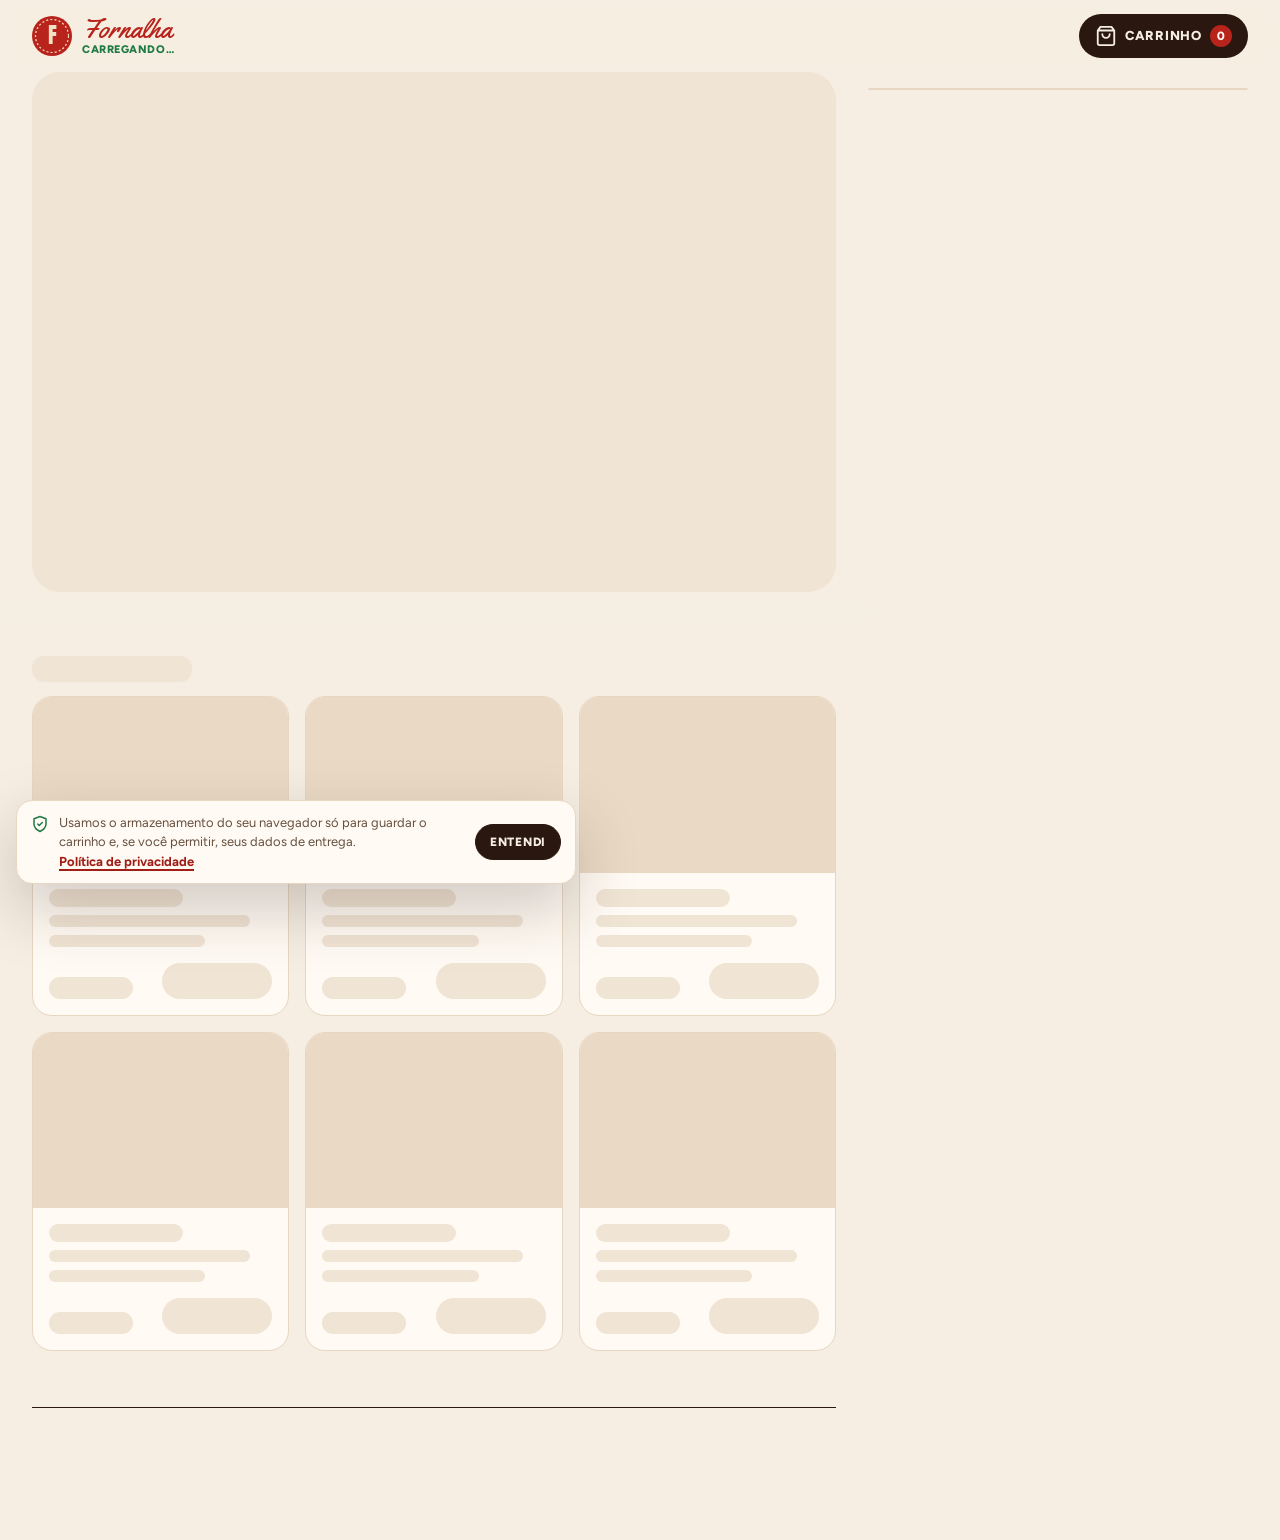
<file: index.html>
<!doctype html>
<html lang="pt-BR">
<head>
  <meta charset="utf-8">
  <meta name="viewport" content="width=device-width, initial-scale=1, viewport-fit=cover">
  <title>Fornalha Pizzaria</title>
  <meta name="description" content="Cardápio digital da Fornalha Pizzaria: monte sua pizza fatia por fatia e envie o pedido pelo WhatsApp.">
  <meta name="theme-color" content="#B8231C">
  <link rel="preconnect" href="https://fonts.googleapis.com">
  <link rel="preconnect" href="https://fonts.gstatic.com" crossorigin>
  <link rel="stylesheet" href="https://fonts.googleapis.com/css2?family=Anton&family=Yellowtail&family=Herr+Von+Muellerhoff&family=Figtree:wght@400..800&display=swap">
  <link rel="stylesheet" href="assets/css/tokens.css">
  <link rel="stylesheet" href="assets/css/base.css">
  <link rel="stylesheet" href="assets/css/app.css">
</head>
<body class="app">
  <a class="skip-link" href="#menu">Pular para o cardápio</a>

  <!-- Aviso de conexão -->
  <div class="net-banner" id="netBanner" role="alert" hidden></div>

  <!-- Header -->
  <header class="topbar" id="topbar">
    <div class="topbar-inner">
      <a class="brand" href="#top" aria-label="Fornalha Pizzaria — início">
        <span class="brand-mark" aria-hidden="true">
          <svg viewBox="0 0 40 40"><circle cx="20" cy="20" r="20" fill="#B8231C"/><circle cx="20" cy="20" r="16.5" fill="none" stroke="#F4E1C4" stroke-width="1.2" stroke-dasharray="2 2.2"/><text x="20" y="28.2" text-anchor="middle" font-family="Anton, Impact, 'Arial Narrow', sans-serif" font-size="22" fill="#F4E1C4">F</text></svg>
        </span>
        <span class="brand-text">
          <span class="brand-name script">Fornalha</span>
          <span class="store-status" id="storeStatus"></span>
        </span>
      </a>
      <div class="topbar-hours" id="topbarHours"></div>
      <button class="cart-btn" id="cartBtn" type="button" data-act="open-cart" aria-label="Abrir carrinho">
        <svg class="ico" width="22" height="22" viewBox="0 0 24 24" fill="none" stroke="currentColor" stroke-width="2" stroke-linecap="round" stroke-linejoin="round" aria-hidden="true"><path d="M6 2 3 6v14a2 2 0 0 0 2 2h14a2 2 0 0 0 2-2V6l-3-4ZM3 6h18M16 10a4 4 0 0 1-8 0"/></svg>
        <span class="cart-btn-label">Carrinho</span>
        <span class="cart-count" id="cartCount" aria-live="polite">0</span>
      </button>
    </div>
  </header>

  <div class="layout" id="top">
    <main class="menu" id="menu" tabindex="-1">
      <div id="menuHero"></div>
      <nav class="cats" id="cats" aria-label="Categorias do cardápio"></nav>
      <div id="menuBody" aria-live="polite"></div>
      <footer class="site-footer" id="siteFooter"></footer>
    </main>
    <aside class="cart-side" id="cartSide" aria-label="Seu pedido"></aside>
  </div>

  <!-- Barra de carrinho (mobile/tablet) -->
  <div class="cart-bar" id="cartBar" hidden></div>

  <!-- Montagem da pizza -->
  <div class="overlay builder-overlay" id="builder" hidden aria-hidden="true">
    <div class="backdrop" data-close-builder></div>
    <section class="builder" role="dialog" aria-modal="true" aria-labelledby="builderTitle"></section>
  </div>

  <!-- Escolha do sabor -->
  <div class="overlay picker-overlay" id="picker" hidden aria-hidden="true">
    <div class="backdrop" data-close></div>
    <section class="sheet picker" role="dialog" aria-modal="true" aria-labelledby="pickerTitle"></section>
  </div>

  <!-- Detalhes do sabor -->
  <div class="overlay" id="flavorInfo" hidden aria-hidden="true">
    <div class="backdrop" data-close></div>
    <section class="sheet fi-sheet" role="dialog" aria-modal="true" aria-labelledby="flavorInfoTitle"></section>
  </div>

  <!-- Carrinho -->
  <div class="overlay" id="cartDrawer" hidden aria-hidden="true">
    <div class="backdrop" data-close></div>
    <section class="drawer cart-drawer" role="dialog" aria-modal="true" aria-labelledby="cartTitle"></section>
  </div>

  <!-- Checkout -->
  <div class="overlay checkout-overlay" id="checkout" hidden aria-hidden="true">
    <section class="checkout" role="dialog" aria-modal="true" aria-labelledby="checkoutTitle"></section>
  </div>

  <!-- Política, termos e LGPD -->
  <div class="overlay" id="legal" hidden aria-hidden="true">
    <div class="backdrop" data-close></div>
    <section class="sheet legal-sheet" role="dialog" aria-modal="true" aria-labelledby="legalTitle"></section>
  </div>

  <!-- Painel de estados do protótipo -->
  <div class="overlay" id="demo" hidden aria-hidden="true">
    <div class="backdrop" data-close></div>
    <section class="sheet demo-sheet" role="dialog" aria-modal="true" aria-labelledby="demoTitle"></section>
  </div>
  <button class="demo-fab" type="button" data-act="open-demo" aria-label="Estados do protótipo">
    <svg class="ico" width="18" height="18" viewBox="0 0 24 24" fill="none" stroke="currentColor" stroke-width="2" stroke-linecap="round" stroke-linejoin="round" aria-hidden="true"><path d="M4 21v-7M4 10V3M12 21v-9M12 8V3M20 21v-5M20 12V3M1 14h6M9 8h6M17 16h6"/></svg>
    <span>Estados</span>
  </button>

  <!-- Consentimento (LGPD) -->
  <div class="consent" id="consent" hidden></div>

  <div class="toasts" id="toasts" role="status" aria-live="polite"></div>

  <script src="assets/js/data.js"></script>
  <script src="assets/js/pizza.js"></script>
  <script src="assets/js/utils.js"></script>
  <script src="assets/js/config.js"></script>
  <script src="assets/vendor/supabase.js"></script>
  <script src="assets/js/backend.js"></script>
  <script src="assets/js/app.js"></script>
</body>
</html>
</file>
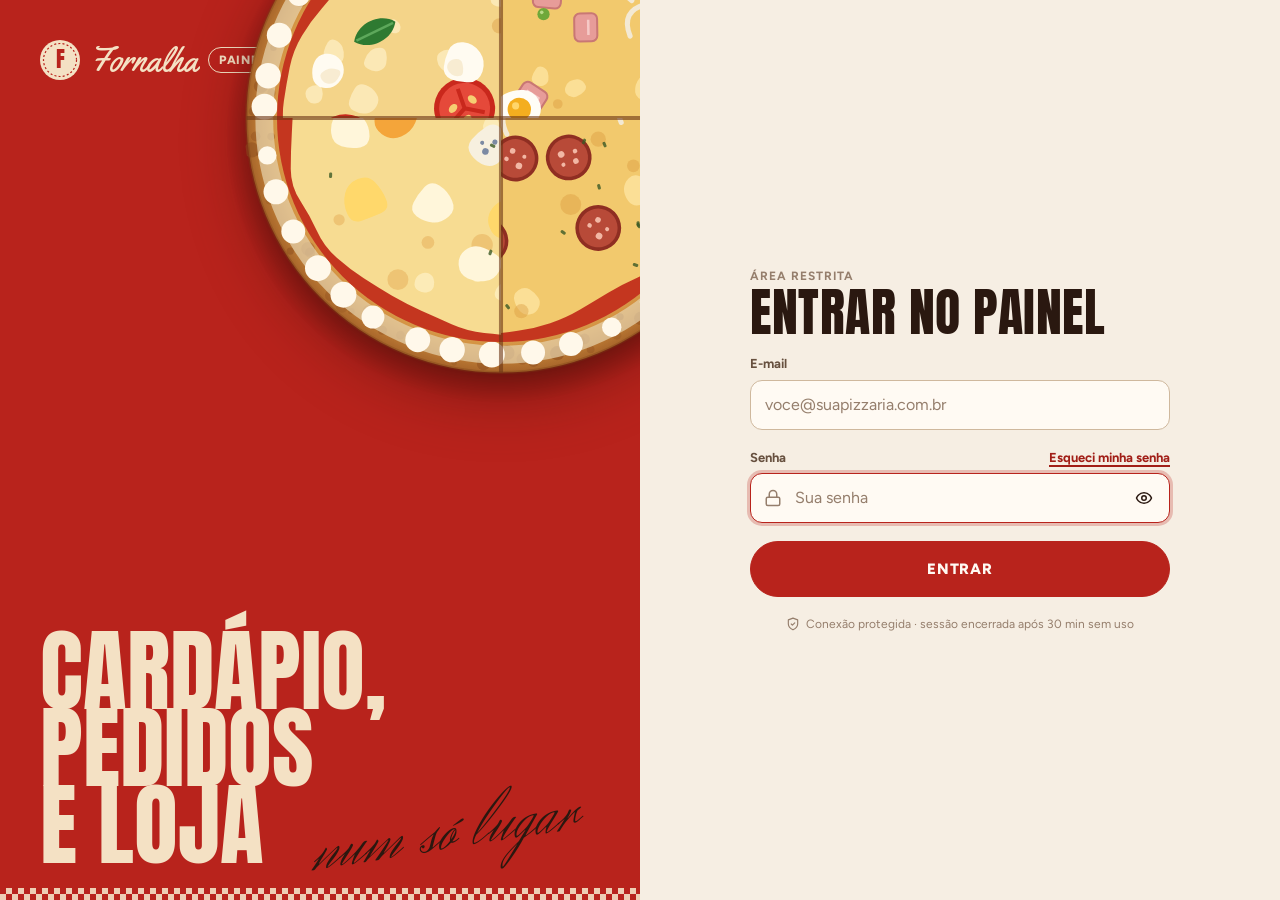
<file: admin.html>
<!doctype html>
<html lang="pt-BR">
<head>
  <meta charset="utf-8">
  <meta name="viewport" content="width=device-width, initial-scale=1, viewport-fit=cover">
  <title>Fornalha Painel</title>
  <meta name="robots" content="noindex, nofollow">
  <meta name="theme-color" content="#1E1613">
  <link rel="preconnect" href="https://fonts.googleapis.com">
  <link rel="preconnect" href="https://fonts.gstatic.com" crossorigin>
  <link rel="stylesheet" href="https://fonts.googleapis.com/css2?family=Anton&family=Yellowtail&family=Herr+Von+Muellerhoff&family=Figtree:wght@400..800&display=swap">
  <link rel="stylesheet" href="assets/css/tokens.css">
  <link rel="stylesheet" href="assets/css/base.css">
  <link rel="stylesheet" href="assets/css/admin.css">
</head>
<body class="admin">
  <div id="root"></div>

  <!-- Drawer genérico (detalhe do pedido, formulários) -->
  <div class="overlay" id="panel" hidden aria-hidden="true">
    <div class="backdrop" data-close></div>
    <section class="drawer panel-drawer" role="dialog" aria-modal="true" aria-labelledby="panelTitle"></section>
  </div>

  <!-- Sessão expirada -->
  <div class="overlay overlay-center" id="expired" hidden aria-hidden="true">
    <div class="backdrop"></div>
    <div class="dialog" role="alertdialog" aria-modal="true" aria-labelledby="expTitle" aria-describedby="expBody">
      <div class="dialog-ico"><svg class="ico" width="22" height="22" viewBox="0 0 24 24" fill="none" stroke="currentColor" stroke-width="2" stroke-linecap="round" stroke-linejoin="round" aria-hidden="true"><path d="M12 22a10 10 0 1 0 0-20 10 10 0 0 0 0 20ZM12 6v6l4 2"/></svg></div>
      <h2 class="dialog-title" id="expTitle">Sua sessão expirou</h2>
      <p class="dialog-body" id="expBody">Por segurança, encerramos o acesso após 30 minutos sem atividade. Entre de novo para continuar. Tudo o que foi salvo continua lá.</p>
      <div class="dialog-actions"><button type="button" class="btn btn-primary" data-act="relogin">Entrar novamente</button></div>
    </div>
  </div>

  <div class="toasts" id="toasts" role="status" aria-live="polite"></div>

  <script src="assets/js/data.js"></script>
  <script src="assets/js/pizza.js"></script>
  <script src="assets/js/utils.js"></script>
  <script src="assets/js/config.js"></script>
  <script src="assets/vendor/supabase.js"></script>
  <script src="assets/js/backend.js"></script>
  <script src="assets/js/relatorio.js"></script>
  <script src="assets/js/admin.js"></script>
</body>
</html>
</file>
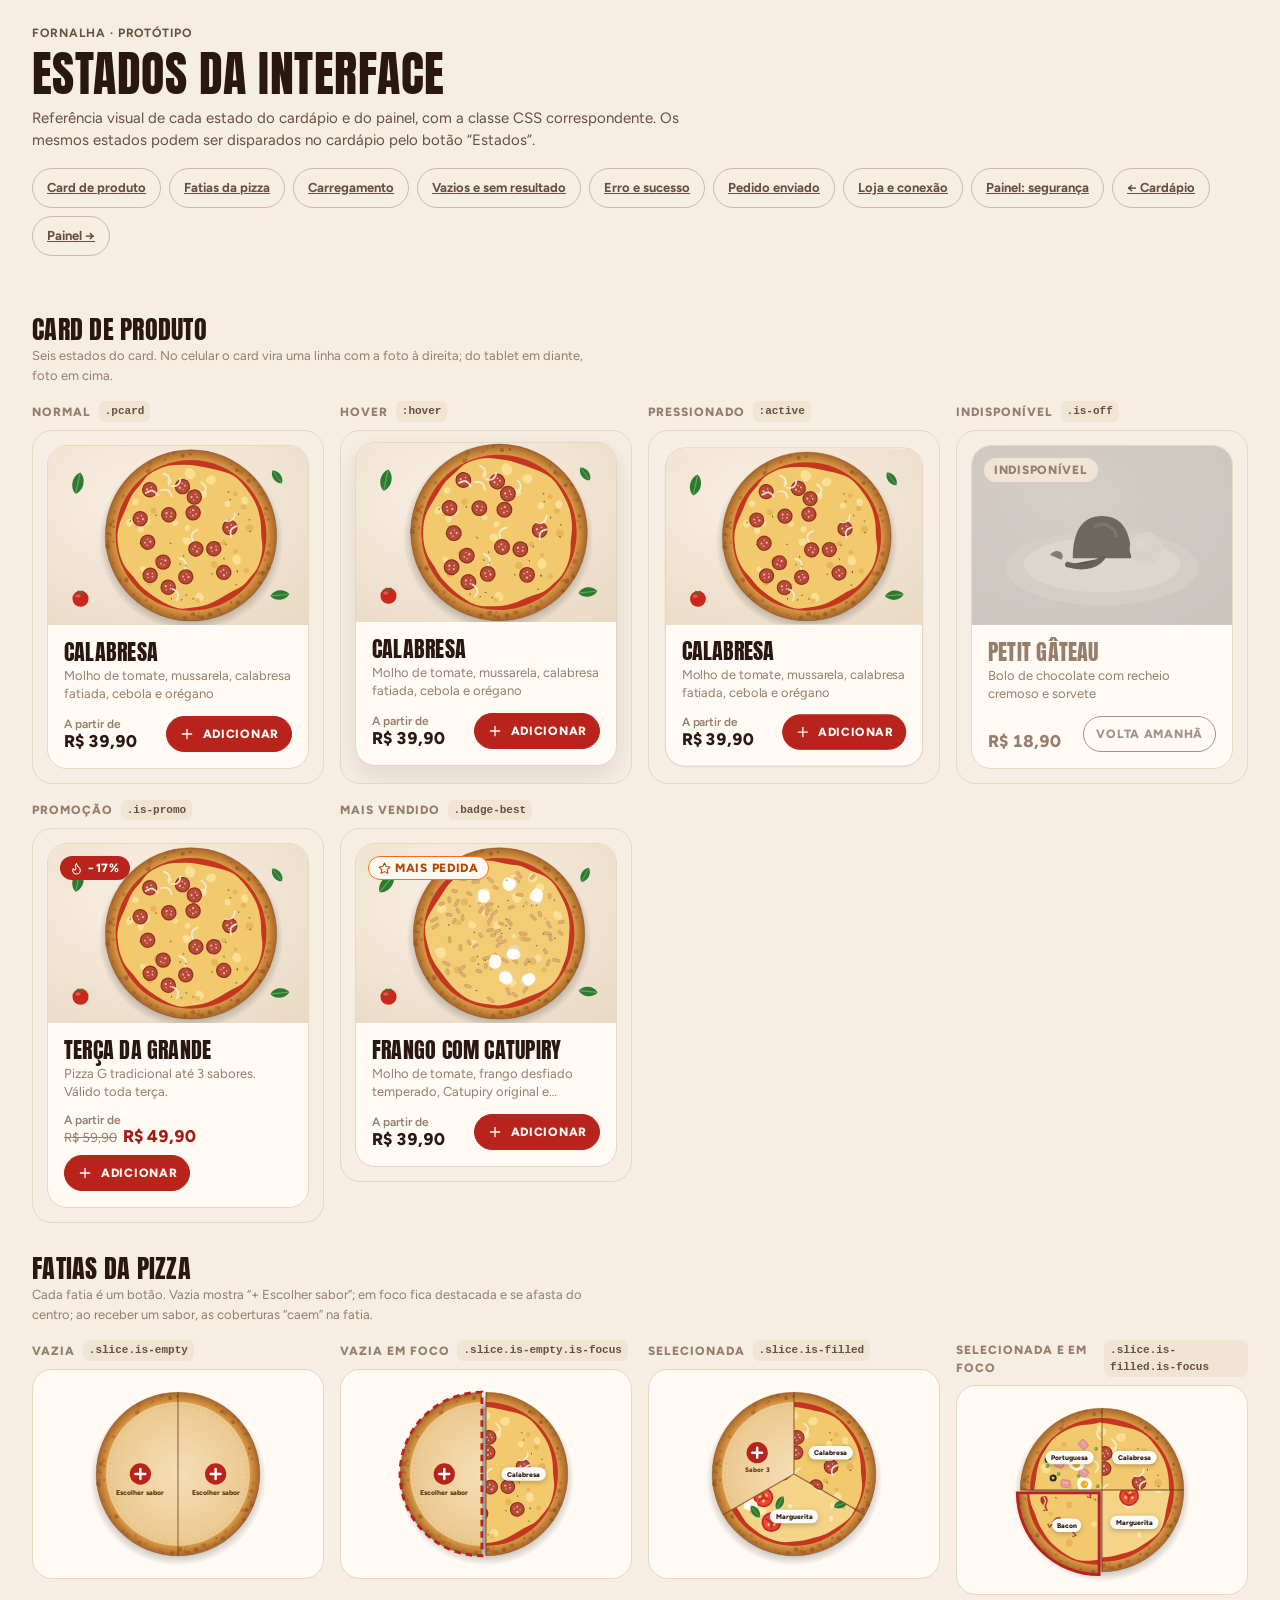
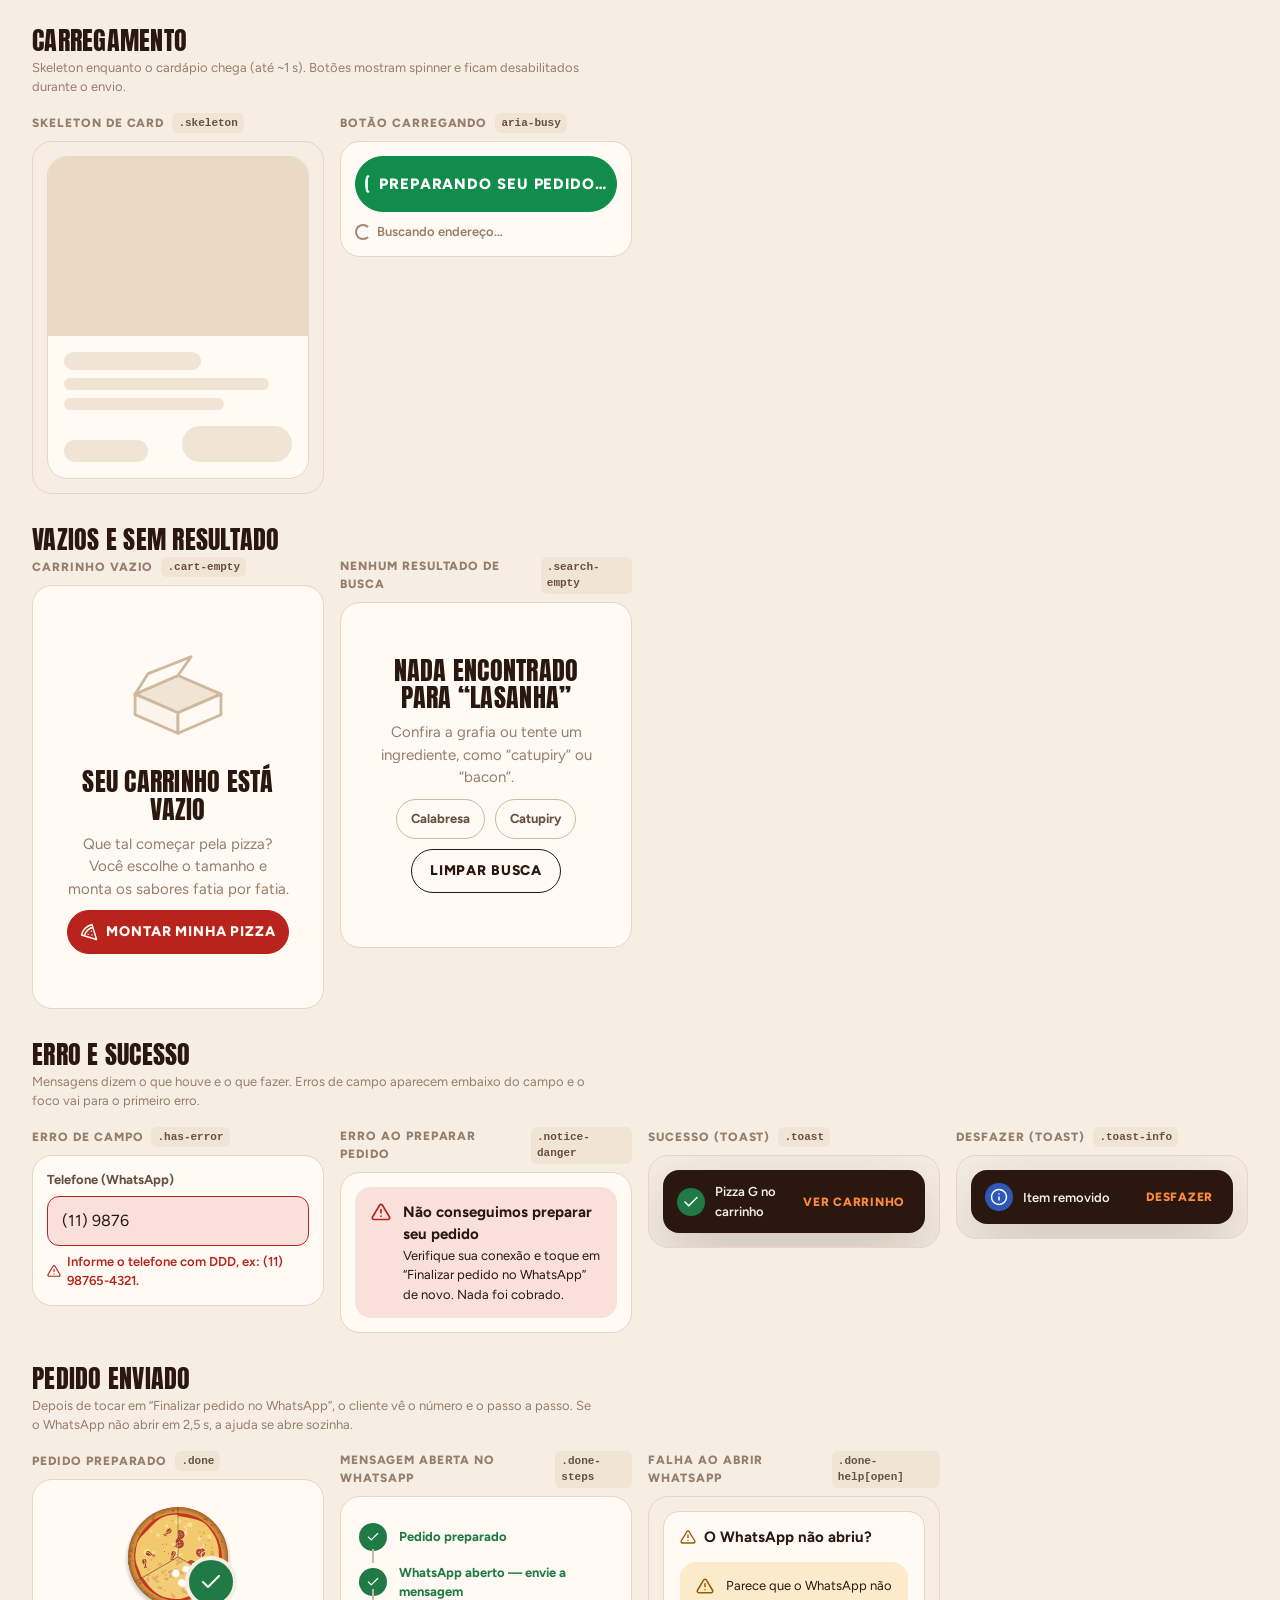
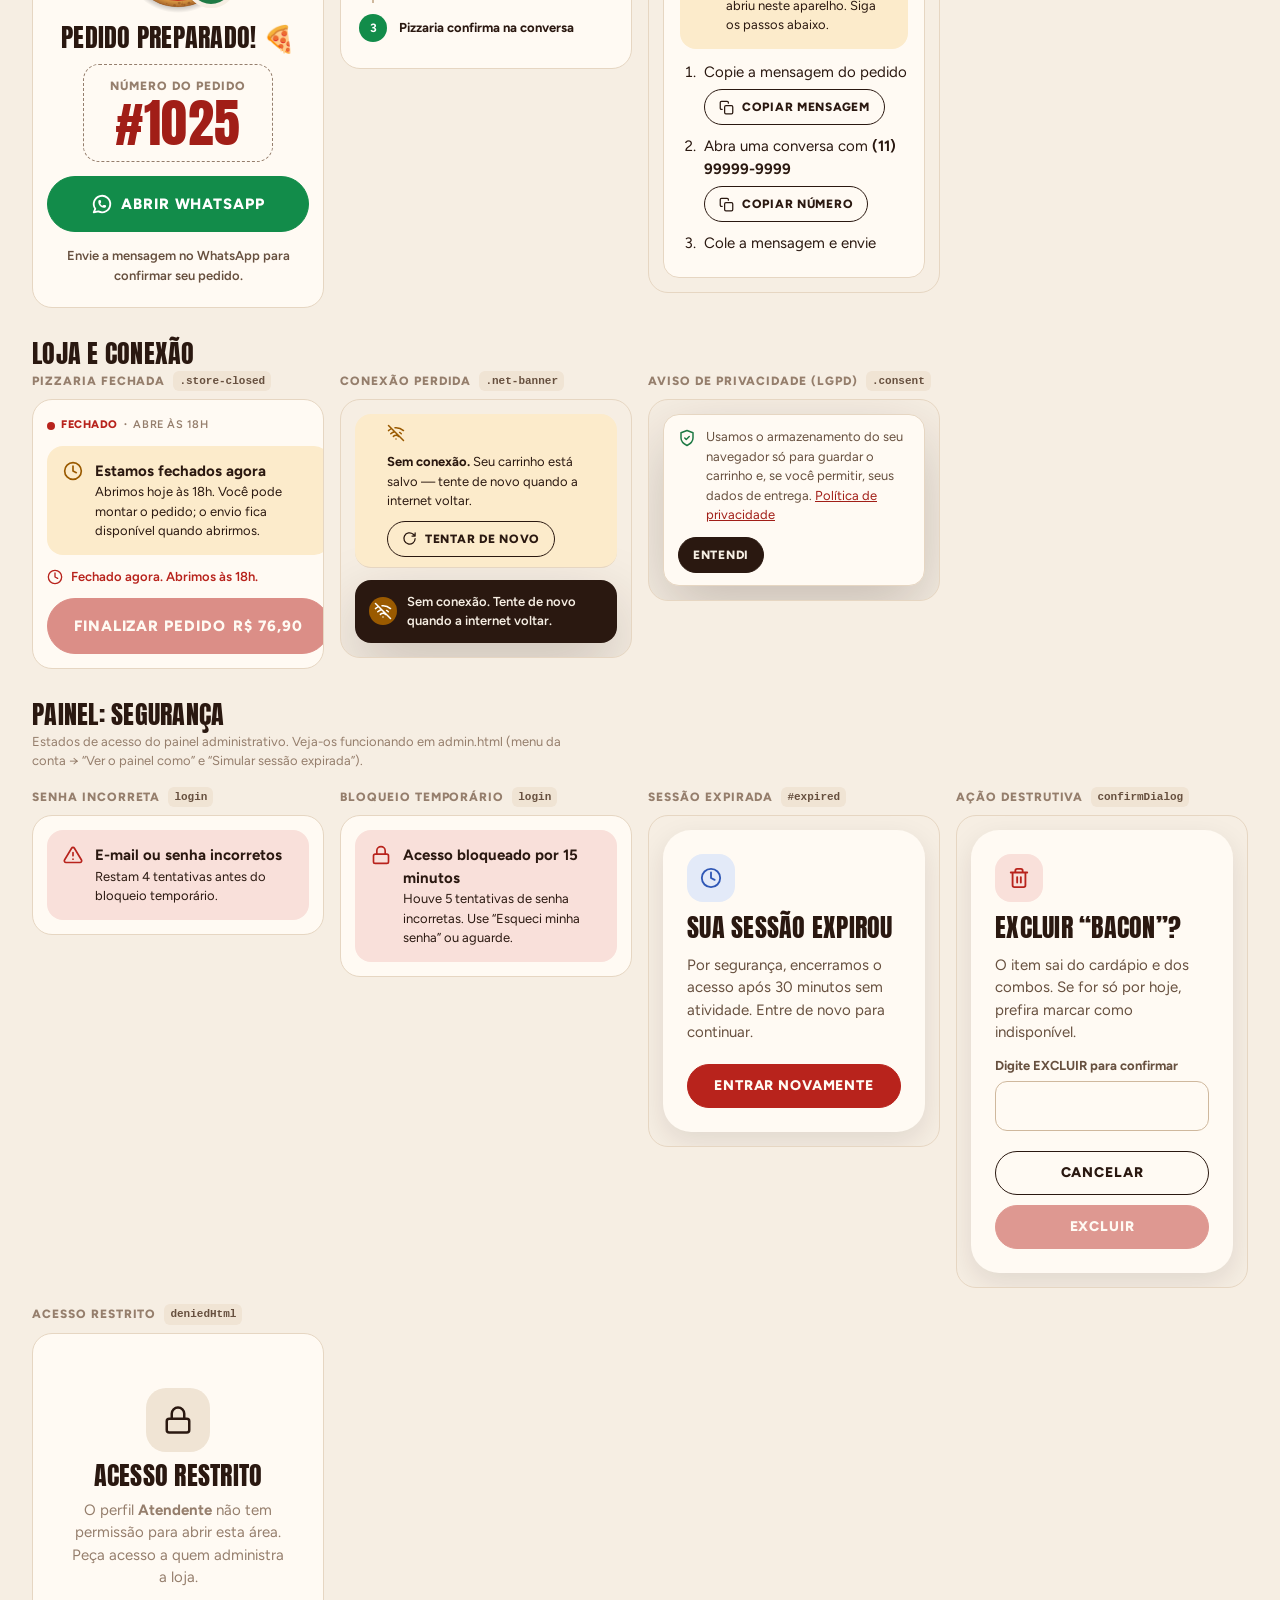
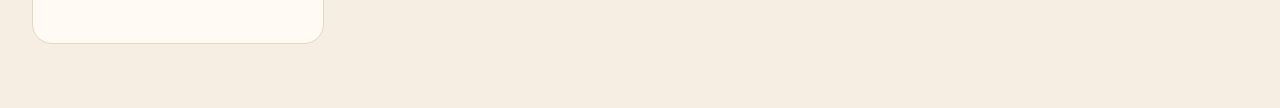
<file: estados.html>
<!doctype html>
<html lang="pt-BR">
<head>
  <meta charset="utf-8">
  <meta name="viewport" content="width=device-width, initial-scale=1, viewport-fit=cover">
  <title>Fornalha Estados</title>
  <meta name="robots" content="noindex">
  <link rel="preconnect" href="https://fonts.googleapis.com">
  <link rel="preconnect" href="https://fonts.gstatic.com" crossorigin>
  <link rel="stylesheet" href="https://fonts.googleapis.com/css2?family=Anton&family=Yellowtail&family=Herr+Von+Muellerhoff&family=Figtree:wght@400..800&display=swap">
  <link rel="stylesheet" href="assets/css/tokens.css">
  <link rel="stylesheet" href="assets/css/base.css">
  <link rel="stylesheet" href="assets/css/app.css">
  <style>
    .gallery { max-width: 1280px; margin: 0 auto; padding: 24px var(--gutter) 64px; }
    .g-head { display: grid; gap: 8px; margin-bottom: 28px; }
    .g-title { font-size: clamp(2rem, 6vw, 3rem); }
    .g-head p { color: var(--ink-2); max-width: 70ch; }
    .g-nav { display: flex; flex-wrap: wrap; gap: 8px; margin-top: 8px; }
    .g-section { padding-top: 32px; scroll-margin-top: 12px; }
    .g-section > h2 { font-size: var(--fs-2xl); margin-bottom: 4px; }
    .g-section > p { color: var(--ink-3); font-size: var(--fs-sm); margin-bottom: 16px; max-width: 70ch; }
    .g-grid { display: grid; gap: 16px; grid-template-columns: repeat(auto-fill, minmax(min(100%, 280px), 1fr)); align-items: start; }
    .g-item { display: grid; gap: 8px; min-width: 0; }
    .g-label { display: flex; align-items: center; gap: 8px; font-size: var(--fs-xs); font-weight: 800; letter-spacing: .08em; text-transform: uppercase; color: var(--ink-3); }
    .g-label code { font-family: ui-monospace, SFMono-Regular, Menlo, monospace; font-size: 11px; letter-spacing: 0; text-transform: none; font-weight: 600; padding: 2px 6px; border-radius: 6px; background: var(--surface-3); color: var(--ink-2); }
    .g-frame { position: relative; border-radius: var(--r-lg); background: var(--bg); border: 1px solid var(--line); padding: 14px; overflow: hidden; }
    .g-frame.is-surface { background: var(--surface); }
    .g-frame .pgrid { grid-template-columns: 1fr; }
    .g-frame .pcard { grid-template-columns: 1fr; grid-template-areas: "photo" "body"; padding: 0; overflow: hidden; }
    .g-frame .pcard-photo { aspect-ratio: 16 / 11; border-radius: 0; }
    .g-frame .pcard-body { padding: 4px 16px 16px; }
    .g-frame .pcard-badges { left: 12px; top: 12px; }
    .pcard.is-hover { transform: translateY(-3px); box-shadow: var(--shadow-2); }
    .pcard.is-hover .card-art-pizza { transform: rotate(8deg) scale(1.03); transform-origin: 176px 110px; }
    .pcard.is-pressed { transform: scale(.985); box-shadow: var(--shadow-1); }
    .g-slice { width: 180px; margin: 0 auto; }
    .g-static .toast { position: static; transform: none; opacity: 1; }
    .g-static .net-banner { position: static; padding-top: 10px; border-radius: var(--r-md); }
    .g-static .dialog { transform: none; opacity: 1; width: 100%; box-shadow: var(--shadow-2); }
    .g-static .cart-bar { position: static; animation: none; background: none; padding: 0; }
    .g-static .consent { position: static; animation: none; }
    .g-row { display: flex; flex-wrap: wrap; gap: 10px; align-items: center; }
    .g-done .done { padding: 8px 0; }
    .g-done .done-art { width: 110px; }
    .g-done .done-title { font-size: var(--fs-2xl); }
  </style>
</head>
<body>
  <main class="gallery" id="gallery"></main>
  <script src="assets/js/data.js"></script>
  <script src="assets/js/pizza.js"></script>
  <script src="assets/js/utils.js"></script>
  <script src="assets/js/estados.js"></script>
</body>
</html>
</file>
<file: assets/css/tokens.css>
/* ==========================================================================
   Fornalha — Design tokens
   Direção visual: creme + vermelho tomate + laranja retrô, tipografia condensada
   (Anton), script retrô na marca (Yellowtail) e assinatura fina (Herr Von Muellerhoff).
   Contornos finos no lugar de sombras.
   Tema claro em :root; escuro via prefers-color-scheme (sem data-theme) ou data-theme="dark".
   ========================================================================== */
:root {
  color-scheme: light;

  /* Tipografia */
  --font-display: "Anton", "Oswald", "Impact", "Arial Narrow", sans-serif;
  --font-script: "Yellowtail", "Brush Script MT", cursive;
  --font-sign: "Herr Von Muellerhoff", "Yellowtail", cursive;
  --font-body: "Figtree", system-ui, -apple-system, "Segoe UI", Roboto, sans-serif;
  --display-stretch: normal;
  --display-weight: 400;
  --fs-xs: 0.75rem;   /* 12 */
  --fs-sm: 0.8125rem; /* 13 */
  --fs-md: 0.9375rem; /* 15 */
  --fs-lg: 1.0625rem; /* 17 */
  --fs-xl: 1.25rem;   /* 20 */
  --fs-2xl: 1.625rem; /* 26 */
  --fs-3xl: 2.25rem;  /* 36 */
  --fs-4xl: 3.25rem;  /* 52 */

  /* Superfícies e tinta */
  --bg: #F6EEE3;
  --surface: #FFFAF3;
  --surface-2: #FBF4EA;
  --surface-3: #F0E4D4;
  --line: #E6D6C2;
  --line-strong: #CFB89D;
  --ink: #2A1810;
  --ink-2: #67503F;
  --ink-3: #957E6C;
  --ink-inverse: #FFFAF3;
  --cream: #F4E1C4;

  /* Marca: vermelho tomate + laranja retrô */
  --brand: #B8231C;
  --brand-hover: #A01D17;
  --brand-press: #861711;
  --brand-soft: #F7DED5;
  --brand-ink: #A11E17;
  --amber: #FF6B12;
  --amber-soft: #FFE7D4;
  --amber-ink: #B54700;

  /* Semânticas (não usar como acento) */
  --ok: #1F7A45;
  --ok-soft: #E1F0E4;
  --warn: #9A5A00;
  --warn-soft: #FCEBCB;
  --danger: #B8231C;
  --danger-soft: #F9E0DA;
  --info: #2F57B5;
  --info-soft: #E3EAF8;
  --wa: #128C4A;
  --wa-hover: #0E7A40;

  /* Fundo das fotos */
  --board: #EADAC5;
  --board-2: #F8EFE3;
  --board-ink: #F4E1C4;

  /* Traço, elevação, raio, movimento */
  --stroke: 1.5px;
  --shadow-1: 0 1px 2px rgb(42 24 16 / .05);
  --shadow-2: 0 10px 28px rgb(42 24 16 / .10);
  --shadow-3: 0 24px 64px rgb(42 24 16 / .22);
  --ring: 0 0 0 3px rgb(184 35 28 / .25);
  --r-xs: 8px;
  --r-sm: 12px;
  --r-md: 16px;
  --r-lg: 20px;
  --r-xl: 28px;
  --r-pill: 999px;
  --ease: cubic-bezier(.2, .8, .2, 1);
  --ease-spring: cubic-bezier(.34, 1.56, .64, 1);
  --t-fast: 120ms;
  --t-base: 200ms;
  --t-slow: 320ms;

  /* Layout */
  --gutter: 16px;
  --header-h: 64px;
  --cats-h: 58px;
  --container: 1280px;
}

@media (min-width: 768px) {
  :root { --gutter: 24px; --header-h: 72px; }
}
@media (min-width: 1200px) {
  :root { --gutter: 32px; }
}

@media (prefers-color-scheme: dark) {
  :root:not([data-theme="light"]) {
    color-scheme: dark;
    --bg: #17100C;
    --surface: #211710;
    --surface-2: #281C14;
    --surface-3: #33251B;
    --line: #3B2B20;
    --line-strong: #56432F;
    --ink: #F6EEE3;
    --ink-2: #D3C3B2;
    --ink-3: #A48F7C;
    --ink-inverse: #17100C;
    --brand: #D1362C;
    --brand-hover: #E04A3F;
    --brand-press: #B32B22;
    --brand-soft: #3A1611;
    --brand-ink: #FF9384;
    --amber: #FF7A2A;
    --amber-soft: #3A2010;
    --amber-ink: #FFB07A;
    --ok: #4CC482;
    --ok-soft: #14301F;
    --warn: #F0AE4A;
    --warn-soft: #33240D;
    --danger: #FF7B6E;
    --danger-soft: #3A1512;
    --info: #8CAEFF;
    --info-soft: #17223B;
    --wa: #1B9C55;
    --wa-hover: #22B062;
    --board: #2B1D15;
    --board-2: #3C2A1F;
    --shadow-1: 0 1px 2px rgb(0 0 0 / .4);
    --shadow-2: 0 10px 30px rgb(0 0 0 / .45);
    --shadow-3: 0 24px 64px rgb(0 0 0 / .6);
    --ring: 0 0 0 3px rgb(255 120 100 / .35);
  }
}
:root[data-theme="dark"] {
  color-scheme: dark;
  --bg: #17100C;
  --surface: #211710;
  --surface-2: #281C14;
  --surface-3: #33251B;
  --line: #3B2B20;
  --line-strong: #56432F;
  --ink: #F6EEE3;
  --ink-2: #D3C3B2;
  --ink-3: #A48F7C;
  --ink-inverse: #17100C;
  --brand: #D1362C;
  --brand-hover: #E04A3F;
  --brand-press: #B32B22;
  --brand-soft: #3A1611;
  --brand-ink: #FF9384;
  --amber: #FF7A2A;
  --amber-soft: #3A2010;
  --amber-ink: #FFB07A;
  --ok: #4CC482;
  --ok-soft: #14301F;
  --warn: #F0AE4A;
  --warn-soft: #33240D;
  --danger: #FF7B6E;
  --danger-soft: #3A1512;
  --info: #8CAEFF;
  --info-soft: #17223B;
  --wa: #1B9C55;
  --wa-hover: #22B062;
  --board: #2B1D15;
  --board-2: #3C2A1F;
  --shadow-1: 0 1px 2px rgb(0 0 0 / .4);
  --shadow-2: 0 10px 30px rgb(0 0 0 / .45);
  --shadow-3: 0 24px 64px rgb(0 0 0 / .6);
  --ring: 0 0 0 3px rgb(255 120 100 / .35);
}
</file>
<file: assets/css/base.css>
/* ==========================================================================
   Fornalha — base e componentes compartilhados
   ========================================================================== */
*, *::before, *::after { box-sizing: border-box; }
html { -webkit-text-size-adjust: 100%; text-size-adjust: 100%; scroll-behavior: smooth; }
html.is-locked, html.is-locked body { overflow: hidden; }
body {
  margin: 0;
  background: var(--bg);
  color: var(--ink);
  font-family: var(--font-body);
  font-size: var(--fs-md);
  line-height: 1.5;
  -webkit-font-smoothing: antialiased;
  -webkit-tap-highlight-color: transparent;
}
[hidden] { display: none !important; }
img, svg { max-width: 100%; }
button, input, select, textarea { font: inherit; color: inherit; }
button { cursor: pointer; }
a { color: var(--brand-ink); }
h1, h2, h3, h4 { margin: 0; line-height: 1.15; text-wrap: balance; }
p { margin: 0; }
ul, ol { margin: 0; padding: 0; }
.tabular { font-variant-numeric: tabular-nums; }
.display { font-family: var(--font-display); font-weight: var(--display-weight); letter-spacing: .01em; text-transform: uppercase; line-height: 1.02; }
.script { font-family: var(--font-script); font-weight: 400; text-transform: none; letter-spacing: 0; }
.sign { font-family: var(--font-sign); font-weight: 400; text-transform: none; letter-spacing: 0; }
/* faixa quadriculada (referência: emblema retrô) */
.checker { display: block; height: 12px; background: repeating-conic-gradient(var(--checker-a, var(--brand)) 0 25%, var(--checker-b, transparent) 0 50%) 0 0 / 12px 12px; }
.checker-sm { height: 8px; background-size: 8px 8px; }
.eyebrow { font-size: var(--fs-xs); font-weight: 700; letter-spacing: .08em; text-transform: uppercase; color: var(--ink-3); }
.muted { color: var(--ink-3); }
.sr-only { position: absolute !important; width: 1px; height: 1px; padding: 0; margin: -1px; overflow: hidden; clip: rect(0 0 0 0); white-space: nowrap; border: 0; }
.ico { flex: none; display: block; }
:focus-visible { outline: none; box-shadow: var(--ring); }

/* ---------- Botões ---------- */
.btn {
  --btn-bg: var(--surface-3); --btn-ink: var(--ink); --btn-bd: transparent;
  display: inline-flex; align-items: center; justify-content: center; gap: 8px;
  min-height: 44px; padding: 0 18px;
  border-radius: var(--r-pill); border: var(--stroke) solid var(--btn-bd);
  background: var(--btn-bg); color: var(--btn-ink);
  font-weight: 800; font-size: .875rem; line-height: 1; letter-spacing: .06em; text-transform: uppercase; text-decoration: none; white-space: nowrap;
  transition: background var(--t-fast) var(--ease), transform var(--t-fast) var(--ease), box-shadow var(--t-base) var(--ease), border-color var(--t-fast);
  user-select: none;
}
.btn:active:not(:disabled) { transform: scale(.97); }
.btn:disabled, .btn[aria-disabled="true"] { opacity: .45; cursor: not-allowed; }
.btn[aria-busy="true"] { opacity: 1; cursor: progress; }
.btn-primary { --btn-bg: var(--brand); --btn-ink: #FFFAF3; --btn-bd: var(--brand); }
.btn-primary:hover:not(:disabled) { --btn-bg: var(--brand-hover); --btn-bd: var(--brand-hover); }
.btn-primary:active:not(:disabled) { --btn-bg: var(--brand-press); }
.btn-primary:disabled { box-shadow: none; }
.btn-secondary { --btn-bg: transparent; --btn-bd: var(--ink); }
.btn-secondary:hover:not(:disabled) { --btn-bg: var(--ink); --btn-ink: var(--bg); }
.btn-cream { --btn-bg: var(--cream); --btn-ink: #2A1810; --btn-bd: var(--cream); }
.btn-cream:hover:not(:disabled) { --btn-bg: #FFF1DC; }
.btn-outline-cream { --btn-bg: transparent; --btn-ink: var(--cream); --btn-bd: var(--cream); }
.btn-outline-cream:hover:not(:disabled) { --btn-bg: var(--cream); --btn-ink: #2A1810; }
.btn-ghost { --btn-bg: transparent; }
.btn-ghost:hover:not(:disabled) { --btn-bg: var(--surface-3); }
.btn-dark { --btn-bg: var(--ink); --btn-ink: var(--bg); --btn-bd: var(--ink); }
.btn-danger { --btn-bg: var(--danger); --btn-ink: #FFFAF3; --btn-bd: var(--danger); }
.btn-danger:hover:not(:disabled) { filter: brightness(1.06); }
.btn-wa { --btn-bg: var(--wa); --btn-ink: #fff; --btn-bd: var(--wa); }
.btn-wa:hover:not(:disabled) { --btn-bg: var(--wa-hover); }
.btn-sm { min-height: 36px; padding: 0 14px; font-size: .75rem; }
.btn-lg { min-height: 56px; padding: 0 26px; font-size: .9375rem; }
.btn-block { display: flex; width: 100%; }
.btn .spinner { width: 18px; height: 18px; }
.icon-btn {
  display: inline-grid; place-items: center; width: 44px; height: 44px; flex: none;
  border-radius: var(--r-pill); border: 0; background: transparent; color: var(--ink);
  transition: background var(--t-fast), transform var(--t-fast);
}
.icon-btn:hover { background: var(--surface-3); }
.icon-btn:active { transform: scale(.94); }
.icon-btn.is-filled { background: var(--surface-3); }
.link-btn { border: 0; background: none; padding: 0; color: var(--brand-ink); font-weight: 700; font-size: inherit; text-decoration: underline; text-decoration-thickness: 1.5px; text-underline-offset: 3px; }

/* ---------- Badges e chips ---------- */
.badge {
  display: inline-flex; align-items: center; gap: 4px;
  height: 24px; padding: 0 9px; border-radius: var(--r-pill); border: var(--stroke) solid transparent;
  font-size: 11px; font-weight: 800; letter-spacing: .06em; text-transform: uppercase; white-space: nowrap;
  background: var(--surface-3); color: var(--ink-2);
}
.badge .ico { width: 13px; height: 13px; }
.badge-best { background: #FFFAF3; color: #B54700; border-color: #FF6B12; }
.badge-promo { background: var(--brand); color: #FFFAF3; }
.badge-new { background: var(--info-soft); color: var(--info); }
.badge-house { background: #2A1810; color: #F4E1C4; }
.badge-off { background: var(--surface-3); color: var(--ink-3); }
.badge-ok { background: var(--ok-soft); color: var(--ok); }
.badge-warn { background: var(--warn-soft); color: var(--warn); }
.badge-danger { background: var(--danger-soft); color: var(--danger); }
.badge-info { background: var(--info-soft); color: var(--info); }

.chip {
  display: inline-flex; align-items: center; gap: 6px; flex: none;
  min-height: 40px; padding: 0 14px; border-radius: var(--r-pill);
  border: var(--stroke) solid var(--line-strong); background: transparent; color: var(--ink-2);
  font-weight: 700; font-size: var(--fs-sm); white-space: nowrap;
  transition: background var(--t-fast), color var(--t-fast), border-color var(--t-fast), transform var(--t-fast);
}
.chip:hover { border-color: var(--ink-3); color: var(--ink); }
.chip:active { transform: scale(.96); }
.chip[aria-pressed="true"], .chip.is-active { background: var(--brand); border-color: var(--brand); color: #FFFAF3; }
.chip .chip-sub { font-weight: 600; opacity: .7; }

/* ---------- Stepper − 1 + ---------- */
.stepper {
  display: inline-flex; align-items: center; gap: 2px;
  border-radius: var(--r-pill); background: transparent; padding: 0; height: 40px; gap: 6px;
}
.stepper button {
  width: 34px; height: 34px; border-radius: var(--r-pill); border: 0; display: grid; place-items: center;
  background: var(--surface); color: var(--ink); border: var(--stroke) solid var(--line-strong);
  transition: transform var(--t-fast), background var(--t-fast), opacity var(--t-fast);
}
.stepper button:active:not(:disabled) { transform: scale(.88); }
.stepper button:disabled { opacity: .35; cursor: not-allowed; }
.stepper button.is-danger { color: var(--danger); }
.stepper output { min-width: 26px; text-align: center; font-weight: 800; font-variant-numeric: tabular-nums; }
.stepper output.is-bump { animation: numBump var(--t-slow) var(--ease-spring); }
.stepper-lg { height: 44px; }
.stepper-lg button { width: 40px; height: 40px; }
@keyframes numBump { 0% { transform: scale(1); } 40% { transform: scale(1.35); color: var(--brand); } 100% { transform: scale(1); } }

/* ---------- Formulários ---------- */
.field { display: grid; gap: 6px; min-width: 0; }
.field-label { font-size: var(--fs-sm); font-weight: 700; color: var(--ink-2); }
.field-label .opt { font-weight: 500; color: var(--ink-3); }
.input, .textarea, .select {
  width: 100%; min-height: 50px; padding: 12px 14px;
  border-radius: var(--r-sm); border: var(--stroke) solid var(--line-strong); background: var(--surface); color: var(--ink);
  font-size: 16px; /* evita zoom no iOS */
  transition: border-color var(--t-fast), box-shadow var(--t-fast), background var(--t-fast);
}
.input::placeholder, .textarea::placeholder { color: var(--ink-3); }
.input:hover, .textarea:hover, .select:hover { border-color: var(--ink-3); }
.input:focus, .textarea:focus, .select:focus { outline: none; border-color: var(--brand); box-shadow: var(--ring); }
.textarea { min-height: 96px; resize: vertical; line-height: 1.45; }
.select { appearance: none; background-image: linear-gradient(45deg, transparent 50%, var(--ink-3) 50%), linear-gradient(135deg, var(--ink-3) 50%, transparent 50%); background-position: calc(100% - 20px) 50%, calc(100% - 14px) 50%; background-size: 6px 6px; background-repeat: no-repeat; padding-right: 36px; }
.field.has-error .input, .field.has-error .textarea { border-color: var(--danger); background: var(--danger-soft); }
.field-error { display: none; align-items: center; gap: 6px; font-size: var(--fs-sm); font-weight: 600; color: var(--danger); }
.field.has-error .field-error { display: flex; }
.field-help { font-size: var(--fs-sm); color: var(--ink-3); }
.field-row { display: grid; gap: 12px; grid-template-columns: 1fr 1fr; }
.field-row-3 { display: grid; gap: 12px; grid-template-columns: 1.2fr .8fr; }
.input-wrap { position: relative; }
.input-wrap .input { padding-left: 44px; }
.input-wrap > .ico { position: absolute; left: 14px; top: 50%; transform: translateY(-50%); color: var(--ink-3); pointer-events: none; }
.input-wrap .input-action { position: absolute; right: 4px; top: 50%; transform: translateY(-50%); }
.counter { font-size: var(--fs-xs); font-weight: 600; color: var(--ink-3); font-variant-numeric: tabular-nums; text-align: right; }
.counter.is-near { color: var(--warn); }
.check { display: flex; gap: 10px; align-items: flex-start; font-size: var(--fs-sm); color: var(--ink-2); cursor: pointer; }
.check input { width: 20px; height: 20px; margin: 1px 0 0; accent-color: var(--brand); flex: none; }

/* Switch */
.switch { position: relative; display: inline-flex; align-items: center; gap: 10px; cursor: pointer; font-weight: 600; }
.switch input { position: absolute; opacity: 0; width: 1px; height: 1px; }
.switch-track { width: 46px; height: 28px; border-radius: var(--r-pill); background: var(--line-strong); position: relative; transition: background var(--t-base) var(--ease); flex: none; }
.switch-track::after { content: ""; position: absolute; top: 3px; left: 3px; width: 22px; height: 22px; border-radius: 50%; background: #fff; box-shadow: 0 1px 3px rgb(0 0 0 / .25); transition: transform var(--t-base) var(--ease-spring); }
.switch input:checked + .switch-track { background: var(--ok); }
.switch input:checked + .switch-track::after { transform: translateX(18px); }
.switch input:focus-visible + .switch-track { box-shadow: var(--ring); }

/* Segmented */
.seg { display: inline-flex; padding: 3px; gap: 2px; border-radius: var(--r-pill); background: transparent; border: var(--stroke) solid var(--line-strong); }
.seg button { min-height: 38px; padding: 0 16px; border: 0; border-radius: var(--r-pill); background: transparent; color: var(--ink-2); font-weight: 700; font-size: var(--fs-sm); transition: background var(--t-fast), color var(--t-fast), box-shadow var(--t-fast); }
.seg button[aria-pressed="true"] { background: var(--ink); color: var(--bg); }

/* Opções em card (radio visual) */
.option {
  position: relative; display: flex; align-items: center; gap: 12px; width: 100%;
  padding: 14px 16px; border-radius: var(--r-md); border: var(--stroke) solid var(--line-strong); background: var(--surface);
  text-align: left; transition: border-color var(--t-fast), background var(--t-fast), box-shadow var(--t-fast), transform var(--t-fast);
}
.option:hover { border-color: var(--ink-3); }
.option:active { transform: scale(.99); }
.option[aria-checked="true"], .option[aria-pressed="true"] { border-color: var(--brand); background: var(--brand-soft); box-shadow: 0 0 0 1px var(--brand) inset; }
.option-ico { width: 44px; height: 44px; border-radius: var(--r-sm); display: grid; place-items: center; background: var(--surface-3); color: var(--ink); flex: none; }
.option[aria-checked="true"] .option-ico { background: var(--surface); color: var(--brand-ink); }
.option-text { display: grid; gap: 2px; flex: 1; min-width: 0; }
.option-title { font-weight: 800; }
.option-sub { font-size: var(--fs-sm); color: var(--ink-3); }
.option-radio { width: 22px; height: 22px; border-radius: 50%; border: 2px solid var(--line-strong); flex: none; display: grid; place-items: center; transition: border-color var(--t-fast); }
.option[aria-checked="true"] .option-radio { border-color: var(--brand); }
.option[aria-checked="true"] .option-radio::after { content: ""; width: 10px; height: 10px; border-radius: 50%; background: var(--brand); animation: pop var(--t-base) var(--ease-spring); }
@keyframes pop { from { transform: scale(0); } to { transform: scale(1); } }

/* ---------- Overlays: backdrop, sheet, drawer, dialog ---------- */
.overlay { position: fixed; inset: 0; z-index: 60; display: flex; }
.overlay-center { align-items: center; justify-content: center; padding: 16px; }
.backdrop { position: absolute; inset: 0; background: rgb(20 10 6 / .52); opacity: 0; transition: opacity var(--t-slow) var(--ease); }
.overlay.is-open .backdrop { opacity: 1; }
.sheet {
  position: absolute; left: 0; right: 0; bottom: 0; max-height: 92dvh;
  display: flex; flex-direction: column;
  background: var(--surface); border-radius: var(--r-xl) var(--r-xl) 0 0; box-shadow: var(--shadow-3);
  transform: translateY(100%); transition: transform var(--t-slow) var(--ease);
  padding-bottom: env(safe-area-inset-bottom, 0px);
}
.overlay.is-open .sheet { transform: none; }
.sheet-grip { width: 40px; height: 5px; border-radius: 3px; background: var(--line-strong); margin: 10px auto 2px; flex: none; }
.drawer {
  position: absolute; top: 0; right: 0; bottom: 0; width: min(440px, 100%);
  display: flex; flex-direction: column; background: var(--surface); box-shadow: var(--shadow-3);
  transform: translateX(100%); transition: transform var(--t-slow) var(--ease);
}
.overlay.is-open .drawer { transform: none; }
.dialog {
  position: relative; width: min(440px, 100%); padding: 24px; border-radius: var(--r-xl);
  background: var(--surface); box-shadow: var(--shadow-3); display: grid; gap: 12px;
  transform: translateY(12px) scale(.98); opacity: 0; transition: transform var(--t-slow) var(--ease), opacity var(--t-base);
}
.overlay.is-open .dialog { transform: none; opacity: 1; }
.dialog-ico { width: 48px; height: 48px; border-radius: 16px; display: grid; place-items: center; background: var(--info-soft); color: var(--info); }
.dialog-danger .dialog-ico { background: var(--danger-soft); color: var(--danger); }
.dialog-title { font-family: var(--font-display); font-weight: 400; text-transform: uppercase; letter-spacing: .01em; font-size: var(--fs-2xl); line-height: 1.05; }
.dialog-body { color: var(--ink-2); }
.dialog-actions { display: flex; gap: 10px; justify-content: flex-end; margin-top: 8px; flex-wrap: wrap; }
.dialog-actions .btn { flex: 1 1 140px; }

/* ---------- Toasts ---------- */
.toasts { position: fixed; z-index: 90; left: 50%; bottom: calc(16px + env(safe-area-inset-bottom, 0px)); transform: translateX(-50%); display: grid; gap: 8px; width: min(420px, calc(100% - 32px)); pointer-events: none; }
.toast {
  display: flex; align-items: center; gap: 10px; padding: 12px 14px; border-radius: var(--r-md);
  background: var(--ink); color: var(--bg); box-shadow: var(--shadow-3); font-weight: 600; font-size: var(--fs-sm);
  transform: translateY(16px); opacity: 0; transition: transform var(--t-slow) var(--ease-spring), opacity var(--t-base); pointer-events: auto;
}
.toast.is-in { transform: none; opacity: 1; }
.toast.is-out { transform: translateY(8px); opacity: 0; }
.toast-ico { width: 28px; height: 28px; border-radius: 50%; display: grid; place-items: center; background: var(--ok); color: #fff; flex: none; }
.toast-action { text-transform: uppercase; letter-spacing: .06em; font-size: 12px; }
.toast-error .toast-ico { background: var(--danger); }
.toast-info .toast-ico { background: var(--info); }
.toast-offline .toast-ico { background: var(--warn); }
.toast-msg { flex: 1; }
.toast-action { border: 0; background: none; color: #FF8A3D; font-weight: 800; padding: 6px; }

/* ---------- Estados ---------- */
.empty { display: grid; justify-items: center; text-align: center; gap: 10px; padding: 40px 20px; }
.empty-art { width: 112px; height: 112px; margin-bottom: 6px; }
.empty-title { font-family: var(--font-display); font-weight: 400; text-transform: uppercase; letter-spacing: .01em; font-size: var(--fs-2xl); line-height: 1.05; }
.empty-text { color: var(--ink-3); max-width: 34ch; }
.notice { display: flex; gap: 12px; align-items: flex-start; padding: 14px 16px; border-radius: var(--r-md); background: var(--info-soft); color: var(--ink); font-size: var(--fs-sm); }
.notice > .ico { color: var(--info); margin-top: 1px; }
.notice-warn { background: var(--warn-soft); } .notice-warn > .ico { color: var(--warn); }
.notice-danger { background: var(--danger-soft); } .notice-danger > .ico { color: var(--danger); }
.notice-ok { background: var(--ok-soft); } .notice-ok > .ico { color: var(--ok); }
.notice strong { display: block; font-size: var(--fs-md); }

.skeleton { position: relative; overflow: hidden; background: var(--surface-3); border-radius: var(--r-sm); }
.skeleton::after { content: ""; position: absolute; inset: 0; transform: translateX(-100%); background: linear-gradient(90deg, transparent, rgb(255 255 255 / .45), transparent); animation: shimmer 1.3s infinite; }
@media (prefers-color-scheme: dark) { :root:not([data-theme="light"]) .skeleton::after { background: linear-gradient(90deg, transparent, rgb(255 255 255 / .06), transparent); } }
:root[data-theme="dark"] .skeleton::after { background: linear-gradient(90deg, transparent, rgb(255 255 255 / .06), transparent); }
@keyframes shimmer { to { transform: translateX(100%); } }
.spinner { width: 24px; height: 24px; border-radius: 50%; border: 3px solid currentColor; border-right-color: transparent; animation: spin .7s linear infinite; opacity: .9; }
@keyframes spin { to { transform: rotate(360deg); } }

.is-bump { animation: bump 420ms var(--ease-spring); }
@keyframes bump { 0% { transform: scale(1); } 35% { transform: scale(1.22); } 100% { transform: scale(1); } }

.fly { position: fixed; z-index: 100; width: 56px; height: 56px; pointer-events: none; border-radius: 50%; filter: drop-shadow(0 8px 16px rgb(0 0 0 / .3)); }
.fly svg { width: 100%; height: 100%; }

/* Pizza SVG compartilhado */
.pizza-svg { display: block; width: 100%; height: auto; overflow: visible; }
.slice-cut { stroke: #6B3414; stroke-opacity: .6; stroke-width: 1.6; }
.pizza-mini .slice-cut { stroke-width: 3; }
.size-icon-crust { fill: #E3A95E; }
.size-icon-top { fill: #F2C96D; }
.size-icon-cuts line { stroke: #9C5A26; stroke-width: 1.4; }

@media (prefers-reduced-motion: reduce) {
  *, *::before, *::after { animation-duration: 1ms !important; animation-iteration-count: 1 !important; transition-duration: 1ms !important; scroll-behavior: auto !important; }
}
</file>
<file: assets/css/app.css>
/* ==========================================================================
   Fornalha — cardápio do cliente
   Mobile first · breakpoints: 640 (cards em grade) · 960 (montagem em 2 colunas)
   · 1200 (carrinho fixo lateral)
   ========================================================================== */

.skip-link { position: absolute; left: 12px; top: -60px; z-index: 100; padding: 10px 14px; border-radius: var(--r-sm); background: var(--ink); color: var(--bg); font-weight: 700; }
.skip-link:focus { top: 12px; }

/* ---------- Header ---------- */
.topbar {
  position: sticky; top: 0; z-index: 30;
  padding-top: env(safe-area-inset-top, 0px);
  background: color-mix(in srgb, var(--bg) 88%, transparent);
  backdrop-filter: saturate(1.4) blur(14px); -webkit-backdrop-filter: saturate(1.4) blur(14px);
  transition: box-shadow var(--t-base), background var(--t-base);
}
.is-scrolled .topbar { box-shadow: 0 1.5px 0 var(--line); }
.topbar-inner { max-width: var(--container); margin: 0 auto; height: var(--header-h); padding: 0 var(--gutter); display: flex; align-items: center; gap: 12px; }
.brand { display: flex; align-items: center; gap: 10px; text-decoration: none; color: var(--ink); min-width: 0; margin-right: auto; }
.brand-mark { width: 40px; height: 40px; flex: none; }
.brand-mark svg { width: 100%; height: 100%; display: block; }
.brand-text { display: grid; line-height: 1.1; min-width: 0; }
.brand-name { font-size: 1.75rem; line-height: .9; color: var(--brand); }
.store-status { display: flex; align-items: center; gap: 6px; margin-top: 3px; font-size: 11px; font-weight: 800; letter-spacing: .05em; text-transform: uppercase; color: var(--ok); white-space: nowrap; }
.store-status.is-closed { color: var(--danger); }
.status-sub { color: var(--ink-3); font-weight: 600; }
.status-sep { color: var(--ink-3); }
.dot { width: 8px; height: 8px; border-radius: 50%; flex: none; }
.dot-ok { background: var(--ok); box-shadow: 0 0 0 0 rgb(23 128 74 / .5); animation: live 2.4s infinite; }
.dot-off { background: var(--danger); }
@keyframes live { 0% { box-shadow: 0 0 0 0 rgb(23 128 74 / .45); } 70% { box-shadow: 0 0 0 7px rgb(23 128 74 / 0); } 100% { box-shadow: 0 0 0 0 rgb(23 128 74 / 0); } }
.topbar-hours { display: none; align-items: center; gap: 6px; font-size: var(--fs-sm); color: var(--ink-2); font-weight: 600; }
.topbar-hours .ico { color: var(--ink-3); }
.cart-btn {
  position: relative; display: inline-flex; align-items: center; gap: 8px; height: 44px; padding: 0 12px;
  border: 0; border-radius: var(--r-pill); background: var(--ink); color: var(--bg); font-weight: 800; font-size: .8125rem; letter-spacing: .06em; text-transform: uppercase;
  transition: transform var(--t-fast), background var(--t-fast);
}
.cart-btn:hover { background: color-mix(in srgb, var(--ink) 88%, var(--brand)); }
.cart-btn:active { transform: scale(.95); }
.cart-btn-label { display: none; }
.cart-count { min-width: 22px; height: 22px; padding: 0 6px; border-radius: var(--r-pill); background: var(--brand); color: #FFFAF3; letter-spacing: 0; font-size: var(--fs-xs); display: grid; place-items: center; font-variant-numeric: tabular-nums; }
.cart-count.is-zero { background: color-mix(in srgb, var(--bg) 25%, transparent); color: var(--bg); }
.cart-btn.is-wiggle { animation: wiggle 420ms var(--ease); }
@keyframes wiggle { 0%, 100% { transform: rotate(0); } 25% { transform: rotate(-6deg) scale(1.05); } 60% { transform: rotate(5deg) scale(1.05); } }

.net-banner {
  position: sticky; top: 0; z-index: 40; display: flex; align-items: center; gap: 10px; flex-wrap: wrap;
  padding: 10px var(--gutter); padding-top: calc(10px + env(safe-area-inset-top, 0px));
  background: var(--warn-soft); color: var(--ink); font-size: var(--fs-sm); border-bottom: 1px solid var(--line);
}
.net-banner > .ico { color: var(--warn); }
.net-banner span { flex: 1 1 200px; }

/* ---------- Layout ---------- */
.layout { max-width: var(--container); margin: 0 auto; padding: 0 var(--gutter); display: grid; gap: 32px; }
.menu { min-width: 0; outline: none; padding-bottom: 96px; }
.cart-side { display: none; }

/* ---------- Hero (referência: cartaz "Your slice awaits") ---------- */
.hero { display: grid; gap: 14px; padding-top: 8px; }
.hero-card {
  --checker-a: rgb(244 225 196 / .9);
  position: relative; overflow: hidden; isolation: isolate; border-radius: var(--r-xl);
  background: var(--brand); color: var(--cream);
  display: grid; grid-template-rows: minmax(0, 1fr) auto; min-height: 520px; padding: 20px 20px 0;
}
.hero-pizza { position: absolute; z-index: -1; top: -24%; right: -30%; width: 84%; max-width: 560px; }
.hero-pizza .pizza-svg { filter: drop-shadow(0 18px 28px rgb(60 8 4 / .45)); animation: heroSpin 120s linear infinite; }
@keyframes heroSpin { to { transform: rotate(360deg); } }
.hero-text { display: grid; align-content: end; gap: 18px; padding-bottom: 22px; }
.hero-brand { font-size: var(--fs-xs); font-weight: 800; letter-spacing: .16em; text-transform: uppercase; color: var(--cream); align-self: start; max-width: 50%; }
.hero-title { position: relative; display: grid; font-family: var(--font-display); font-weight: 400; text-transform: uppercase; color: var(--cream); line-height: .84; font-size: clamp(3.6rem, 19vw, 9rem); letter-spacing: .005em; margin-top: auto; }
.ht-line-2 { font-size: 1.32em; }
.hero-sign { position: absolute; right: 2%; bottom: .06em; font-family: var(--font-sign); font-weight: 400; text-transform: none; font-size: .95em; line-height: 1; color: #2A1810; transform: rotate(-9deg); white-space: nowrap; pointer-events: none; }
.hero-foot { display: grid; gap: 14px; }
.hero-sub { color: rgb(244 225 196 / .86); max-width: 34ch; font-size: var(--fs-md); }
.hero-actions { display: flex; gap: 10px; flex-wrap: wrap; }
.hero-meta { list-style: none; display: flex; flex-wrap: wrap; gap: 6px 16px; font-size: var(--fs-sm); font-weight: 600; color: rgb(244 225 196 / .86); }
.hero-meta li { display: inline-flex; align-items: center; gap: 6px; }
.hero-card > .checker { margin: 0 -20px; }
.hero-skel { height: 520px; border-radius: var(--r-xl); }
.load-error { padding-top: 56px; }
.load-error .denied-ico { width: 72px; height: 72px; border-radius: 24px; display: grid; place-items: center; background: var(--surface-3); color: var(--ink-2); }
.card-photo { display: block; width: 100%; height: 100%; object-fit: cover; }
.closed-notice { border: var(--stroke) solid color-mix(in srgb, var(--warn) 40%, transparent); }

.promos { display: flex; gap: 10px; overflow-x: auto; scroll-snap-type: x mandatory; margin: 0 calc(var(--gutter) * -1); padding: 2px var(--gutter) 4px; scrollbar-width: none; }
.promos::-webkit-scrollbar { display: none; }
.promo {
  flex: 0 0 min(86%, 360px); scroll-snap-align: start; display: flex; align-items: center; gap: 12px; text-align: left;
  padding: 12px 14px; border-radius: var(--r-md); border: var(--stroke) solid var(--amber); background: var(--amber-soft); color: var(--ink);
  transition: transform var(--t-fast), background var(--t-fast);
}
.promo:active { transform: scale(.98); }
.promo-2 { background: var(--brand-soft); border-color: var(--brand); }
.promo-ico { width: 40px; height: 40px; border-radius: 50%; display: grid; place-items: center; background: var(--amber); color: #2A1810; flex: none; }
.promo-2 .promo-ico { background: var(--brand); color: #FFFAF3; }
.promo-text { display: grid; flex: 1; font-size: var(--fs-sm); color: var(--ink-2); }
.promo-text strong { font-family: var(--font-display); font-weight: 400; text-transform: uppercase; letter-spacing: .02em; color: var(--ink); font-size: var(--fs-lg); line-height: 1.1; }
.promo > .ico { color: var(--ink); }
.menu-search .input { border-radius: var(--r-pill); background: var(--surface); border-color: var(--ink); }

/* ---------- Categorias ---------- */
.cats {
  position: sticky; top: calc(var(--header-h) + env(safe-area-inset-top, 0px)); z-index: 20;
  margin: 12px calc(var(--gutter) * -1) 0; padding: 8px 0;
  background: color-mix(in srgb, var(--bg) 90%, transparent);
  backdrop-filter: blur(14px); -webkit-backdrop-filter: blur(14px);
}
.is-offline .cats { top: calc(var(--header-h) + env(safe-area-inset-top, 0px)); }
.cats-track { display: flex; gap: 8px; overflow-x: auto; padding: 2px var(--gutter); scroll-padding-inline: var(--gutter); scrollbar-width: none; scroll-snap-type: x proximity; }
.cats-track::-webkit-scrollbar { display: none; }
.cat-chip { text-decoration: none; scroll-snap-align: start; }

/* ---------- Seções e cards ---------- */
.menu-section { padding-top: 36px; scroll-margin-top: calc(var(--header-h) + var(--cats-h) + 8px); }
.section-head { display: grid; gap: 2px; margin-bottom: 14px; }
.section-title { font-size: clamp(2rem, 8vw, 2.75rem); line-height: .95; }
.section-kicker { font-size: 1.6rem; line-height: 1; color: var(--amber); margin-bottom: -2px; transform: rotate(-3deg); transform-origin: left; }
.section-sub { color: var(--ink-3); font-size: var(--fs-sm); }
.pgrid { display: grid; gap: 12px; grid-template-columns: 1fr; }

/* card — mobile: linha horizontal com foto à direita */
.pcard {
  position: relative; display: grid; grid-template-columns: 1fr 118px; grid-template-areas: "body photo";
  gap: 12px; padding: 12px; border-radius: var(--r-lg); background: var(--surface); border: var(--stroke) solid var(--line);
  cursor: pointer; transition: transform var(--t-base) var(--ease), border-color var(--t-base) var(--ease);
  -webkit-user-select: none; user-select: none;
}
.pcard:active:not(.is-off) { transform: scale(.985); }
.pcard-photo { grid-area: photo; position: relative; aspect-ratio: 1; max-width: 100%; border-radius: var(--r-md); overflow: hidden; background: var(--board); align-self: start; }
.card-art { display: block; width: 100%; height: 100%; }
.card-art-pizza, .pcard-photo .card-art { transition: transform 600ms var(--ease); }
.pcard-badges { position: absolute; left: 6px; top: 6px; display: flex; flex-wrap: wrap; gap: 4px; }
.pcard-badges .badge { height: 22px; padding: 0 7px; font-size: 10.5px; }
.pcard-incart { position: absolute; right: 6px; bottom: 6px; min-width: 26px; height: 26px; padding: 0 7px; border-radius: var(--r-pill); background: var(--ok); color: #fff; font-weight: 800; font-size: var(--fs-xs); display: grid; place-items: center; }
.pcard-body { grid-area: body; display: flex; flex-direction: column; gap: 4px; min-width: 0; }
.pcard-title { font-family: var(--font-display); font-weight: 400; text-transform: uppercase; font-size: 1.375rem; line-height: 1.02; letter-spacing: .01em; }
.pcard-desc { color: var(--ink-3); font-size: var(--fs-sm); line-height: 1.4; display: -webkit-box; -webkit-line-clamp: 2; -webkit-box-orient: vertical; overflow: hidden; }
.pcard-foot { margin-top: auto; padding-top: 8px; display: flex; align-items: flex-end; justify-content: space-between; gap: 8px; flex-wrap: wrap; }
.pcard-price { display: grid; line-height: 1.15; }
.pcard-from { font-size: var(--fs-xs); color: var(--ink-3); font-weight: 600; }
.pcard-value { display: flex; align-items: baseline; gap: 6px; flex-wrap: wrap; }
.pcard-value strong { font-size: var(--fs-lg); font-weight: 800; }
.pcard-value s { color: var(--ink-3); font-size: var(--fs-sm); }
.pcard.is-promo .pcard-value strong { color: var(--brand-ink); }
.pcard-add { padding: 0 12px; min-height: 36px; }
.pcard-add.is-added { --btn-bg: var(--ok); box-shadow: none; }
.pcard.is-off { cursor: default; }
.pcard.is-off .pcard-photo .card-art { filter: grayscale(1) contrast(.85) brightness(.9); opacity: .65; }
.pcard.is-off .pcard-title, .pcard.is-off .pcard-price { color: var(--ink-3); }
.pcard.is-glow, .cart-side.is-glow { animation: glow 1.2s var(--ease); }
@keyframes glow { 0%, 100% { box-shadow: none; } 30% { box-shadow: 0 0 0 4px var(--brand); } }
.pcard-skel { cursor: default; border-color: var(--line); }
.pcard-skel .pcard-body { gap: 8px; }

@media (hover: hover) {
  .pcard:not(.is-off):hover { transform: translateY(-3px); border-color: var(--ink); }
  .pcard:not(.is-off):hover .card-art-pizza { transform: rotate(8deg) scale(1.03); transform-origin: 176px 110px; }
  .pcard:not(.is-off):hover .pcard-photo .card-art { transform: scale(1.04); }
}

/* mais pedidas: carrossel com cards grandes */
.best-track { display: flex; gap: 12px; overflow-x: auto; scroll-snap-type: x mandatory; margin: 0 calc(var(--gutter) * -1); padding: 4px var(--gutter) 10px; scrollbar-width: none; }
.best-track::-webkit-scrollbar { display: none; }
.pcard-feature { flex: 0 0 min(78%, 300px); scroll-snap-align: start; grid-template-columns: 1fr; grid-template-areas: "photo" "body"; padding: 0; overflow: hidden; }
.pcard-feature .pcard-photo { aspect-ratio: 16 / 11; border-radius: 0; border-bottom: var(--stroke) solid var(--line); }
.pcard-feature .pcard-body { padding: 4px 16px 16px; }
.pcard-feature .pcard-badges { left: 12px; top: 12px; }

/* ---------- Rodapé ---------- */
.site-footer { margin-top: 56px; padding: 28px 0 8px; border-top: var(--stroke) solid var(--ink); display: grid; gap: 24px; font-size: var(--fs-sm); color: var(--ink-2); }
.footer-grid { display: grid; gap: 24px; }
.footer-col { display: grid; gap: 8px; align-content: start; }
.emblem {
  --checker-a: var(--cream);
  display: grid; justify-items: center; gap: 2px; width: 230px; max-width: 100%; aspect-ratio: 1.55; align-content: center; margin-bottom: 8px;
  border-radius: 50%; background: var(--brand); color: var(--cream); text-align: center;
  box-shadow: inset 0 0 0 5px var(--brand), inset 0 0 0 6.5px var(--cream);
}
.emblem-top { font-size: 9px; font-weight: 800; letter-spacing: .18em; text-transform: uppercase; }
.emblem-checker { width: 62%; margin: 4px 0 -4px; }
.emblem-script { font-size: 2.1rem; line-height: 1; margin-bottom: -10px; position: relative; z-index: 1; transform: rotate(-6deg); }
.emblem-big { font-family: var(--font-display); font-size: 2.6rem; line-height: 1; text-transform: uppercase; letter-spacing: .02em; }
.emblem-bottom { font-size: 1.05rem; line-height: 1; }
.footer-line { display: flex; gap: 8px; align-items: center; }
.footer-line .ico { color: var(--ink-3); }
.hours { border-collapse: collapse; width: 100%; max-width: 300px; }
.hours th, .hours td { padding: 4px 0; text-align: left; font-weight: 500; border-bottom: 1px dashed var(--line); }
.hours td { text-align: right; color: var(--ink); font-weight: 600; }
.pay-list, .footer-links { list-style: none; display: grid; gap: 6px; }
.pay-list li { display: flex; gap: 8px; align-items: center; }
.footer-bottom { display: flex; flex-wrap: wrap; gap: 12px; justify-content: space-between; align-items: center; padding-top: 16px; border-top: 1px solid var(--line); color: var(--ink-3); }
.footer-bottom span { display: inline-flex; gap: 8px; align-items: center; }
.footer-admin { color: var(--ink-3); font-weight: 700; }

/* ---------- Barra de carrinho (mobile) ---------- */
.cart-bar { position: fixed; left: 0; right: 0; bottom: 0; z-index: 25; padding: 10px var(--gutter) calc(10px + env(safe-area-inset-bottom, 0px)); background: linear-gradient(to top, var(--bg) 60%, transparent); animation: rise var(--t-slow) var(--ease); }
@keyframes rise { from { transform: translateY(100%); } }
.cart-bar-btn { width: 100%; max-width: 560px; margin: 0 auto; display: flex; align-items: center; gap: 12px; height: 56px; padding: 0 10px 0 10px; border: 0; border-radius: var(--r-pill); background: var(--brand); color: #fff; font-weight: 800; font-size: .875rem; letter-spacing: .06em; text-transform: uppercase; transition: transform var(--t-fast); }
.cart-bar-btn:active { transform: scale(.98); }
.cart-bar-count { min-width: 36px; height: 36px; border-radius: var(--r-pill); background: rgb(255 255 255 / .2); display: grid; place-items: center; }
.cart-bar-label { flex: 1; text-align: left; }
.cart-bar-total { padding-right: 10px; }
body:has(.overlay.is-open) .cart-bar, body:has(.overlay.is-open) .demo-fab { visibility: hidden; }

/* ---------- Carrinho (drawer e lateral) ---------- */
.cart-drawer { width: min(440px, 100%); }
@media (max-width: 599px) { .cart-drawer { width: 100%; } }
.cart-head { display: flex; align-items: flex-start; justify-content: space-between; gap: 12px; padding: calc(18px + env(safe-area-inset-top, 0px)) 20px 12px; border-bottom: 1px solid var(--line); }
.cart-title { font-size: var(--fs-3xl); line-height: .95; }
.cart-scroll { flex: 1; overflow-y: auto; overscroll-behavior: contain; padding: 4px 20px 20px; }
.citems { list-style: none; display: grid; }
.citem { display: grid; grid-template-columns: 64px 1fr; gap: 12px; padding: 16px 0; border-bottom: 1px solid var(--line); animation: itemIn var(--t-slow) var(--ease); }
@keyframes itemIn { from { opacity: 0; transform: translateY(6px); } }
.citem-thumb { width: 64px; height: 64px; }
.citem-thumb-product { border-radius: var(--r-sm); overflow: hidden; background: var(--board); }
.citem-main { display: grid; gap: 4px; min-width: 0; }
.citem-head { display: flex; justify-content: space-between; gap: 10px; align-items: flex-start; }
.citem-title { font-size: var(--fs-md); font-weight: 800; }
.citem-sub { font-size: var(--fs-sm); color: var(--ink-3); }
.citem-price { font-size: var(--fs-md); white-space: nowrap; }
.citem-flavors { padding-left: 18px; font-size: var(--fs-sm); color: var(--ink-2); display: grid; gap: 1px; }
.citem-flavors li::marker { color: var(--brand); font-weight: 800; }
.citem-meta { font-size: var(--fs-sm); color: var(--ink-2); }
.citem-note { font-size: var(--fs-sm); color: var(--ink-3); font-style: italic; }
.citem-actions { display: flex; align-items: center; gap: 8px; margin-top: 6px; flex-wrap: wrap; }
.upsell { padding: 18px 0 4px; }
.upsell-title { font-weight: 800; margin-bottom: 10px; }
.upsell-track { display: flex; gap: 10px; overflow-x: auto; padding-bottom: 6px; scrollbar-width: thin; }
.upsell-item { flex: 0 0 124px; display: grid; gap: 4px; padding: 8px; border-radius: var(--r-md); border: var(--stroke) solid var(--line); background: var(--surface-2); text-align: left; transition: border-color var(--t-fast), transform var(--t-fast); }
.upsell-item:hover { border-color: var(--line-strong); }
.upsell-item:active { transform: scale(.97); }
.upsell-art { display: block; aspect-ratio: 16 / 11; max-width: 100%; border-radius: var(--r-xs); overflow: hidden; background: var(--board); }
.upsell-name { font-size: var(--fs-sm); font-weight: 700; line-height: 1.2; }
.upsell-price { font-size: var(--fs-sm); color: var(--ok); font-weight: 800; }
.summary { margin-top: 16px; padding: 16px; border-radius: var(--r-md); background: var(--surface-2); border: 1px solid var(--line); display: grid; gap: 12px; }
.free-ship { display: grid; gap: 8px; font-size: var(--fs-sm); color: var(--ink-2); }
.free-ship p { display: flex; align-items: center; gap: 6px; }
.free-ship .ico { color: var(--ok); }
.free-bar { height: 6px; border-radius: 3px; background: var(--surface-3); overflow: hidden; }
.free-bar span { display: block; height: 100%; border-radius: 3px; background: var(--ok); transition: width var(--t-slow) var(--ease); }
.sum-rows { display: grid; gap: 6px; margin: 0; }
.sum-rows > div { display: flex; justify-content: space-between; gap: 12px; color: var(--ink-2); }
.sum-rows dt, .sum-rows dd { margin: 0; }
.sum-rows dd { font-weight: 700; color: var(--ink); }
.sum-total { padding-top: 8px; border-top: 1px dashed var(--line-strong); }
.sum-total dt { font-weight: 800; color: var(--ink); }
.sum-total dd { font-size: var(--fs-xl); font-weight: 800; }
.sum-note { font-size: var(--fs-xs); color: var(--ink-3); }
.cart-foot { padding: 12px 20px calc(16px + env(safe-area-inset-bottom, 0px)); border-top: 1px solid var(--line); display: grid; gap: 8px; background: var(--surface); }
.cart-cta { justify-content: space-between; }
.cart-cta[aria-disabled="true"] { opacity: .5; box-shadow: none; }
.cart-block { display: flex; align-items: center; gap: 8px; font-size: var(--fs-sm); font-weight: 600; color: var(--danger); }
.cart-empty { flex: 1; align-content: center; }

/* ---------- Montagem da pizza ---------- */
.builder-overlay { z-index: 50; }
.builder {
  position: absolute; inset: 0; display: grid; grid-template-rows: auto minmax(0, 1fr) auto; background: var(--bg);
  transform: translateY(24px); opacity: 0; transition: transform var(--t-slow) var(--ease), opacity var(--t-base);
}
.overlay.is-open .builder { transform: none; opacity: 1; }
.b-head { display: flex; align-items: center; gap: 12px; padding: calc(10px + env(safe-area-inset-top, 0px)) var(--gutter) 10px; background: var(--surface); border-bottom: 1px solid var(--line); }
.b-head-text { min-width: 0; flex: 1; }
.b-title { font-size: var(--fs-2xl); white-space: nowrap; overflow: hidden; text-overflow: ellipsis; }
.b-head-steps { display: none; gap: 14px; font-size: var(--fs-sm); font-weight: 700; color: var(--ink-3); }
.hs { display: inline-flex; align-items: center; gap: 6px; }
.hs-dot { width: 22px; height: 22px; border-radius: 50%; display: grid; place-items: center; background: var(--surface-3); font-size: var(--fs-xs); }
.hs.is-current { color: var(--ink); }
.hs.is-current .hs-dot { background: var(--ink); color: var(--bg); }
.hs.is-done .hs-dot { background: var(--ok); color: #fff; }
.b-scroll { overflow-y: auto; overscroll-behavior: contain; -webkit-overflow-scrolling: touch; }
.b-grid { max-width: 1120px; margin: 0 auto; padding: 16px var(--gutter) 32px; display: grid; gap: 14px; grid-template-areas: "sizes" "stage" "rest"; }
.b-grid > * { min-width: 0; }
.b-sizes { grid-area: sizes; }
.b-stage { grid-area: stage; }
.b-rest { grid-area: rest; display: grid; gap: 14px; }
.b-grid:not(.has-size) .b-stage { display: none; }
.b-block { padding: 18px 16px; border-radius: var(--r-lg); background: var(--surface); border: var(--stroke) solid var(--line); }
.b-block.is-shake, .stage-pizza.is-shake, .co-form.is-shake { animation: shake 380ms var(--ease); }
@keyframes shake { 0%, 100% { transform: translateX(0); } 20% { transform: translateX(-6px); } 45% { transform: translateX(6px); } 70% { transform: translateX(-3px); } }
.b-step-head { display: flex; gap: 12px; align-items: flex-start; margin-bottom: 14px; }
.b-step-num { width: 30px; height: 30px; border-radius: 50%; display: grid; place-items: center; background: var(--brand); color: #FFFAF3; font-family: var(--font-display); font-size: var(--fs-lg); flex: none; }
.b-step-title { font-family: var(--font-display); font-weight: 400; text-transform: uppercase; letter-spacing: .01em; font-size: var(--fs-2xl); line-height: 1; }
.b-step-sub { font-size: var(--fs-sm); color: var(--ink-3); }
.b-sub-title { font-weight: 800; margin: 18px 0 10px; }

/* tamanhos */
.size-grid { display: grid; grid-template-columns: repeat(2, minmax(0, 1fr)); gap: 10px; }
.size-grid.is-single { grid-template-columns: minmax(0, 220px); }
.size-card {
  position: relative; display: grid; justify-items: start; gap: 2px; padding: 12px; text-align: left;
  border-radius: var(--r-md); border: 1.5px solid var(--line-strong); background: var(--surface);
  transition: border-color var(--t-fast), background var(--t-fast), transform var(--t-fast), box-shadow var(--t-base);
}
.size-card:hover:not(:disabled) { border-color: var(--ink-3); }
.size-card:active:not(:disabled) { transform: scale(.97); }
.size-card.is-on { border-color: var(--brand); background: var(--brand-soft); box-shadow: 0 0 0 1px var(--brand) inset; }
.size-card:disabled { cursor: default; }
.size-check { position: absolute; top: 10px; right: 10px; width: 22px; height: 22px; border-radius: 50%; display: grid; place-items: center; background: var(--brand); color: #fff; transform: scale(0); transition: transform var(--t-base) var(--ease-spring); }
.size-card.is-on .size-check { transform: scale(1); }
.size-vis { width: 48px; height: 48px; margin-bottom: 2px; }
.size-vis svg { width: 100%; height: 100%; }
.size-card.is-on .size-icon-top { fill: #F4B654; }
.size-letter { font-size: 2.75rem; line-height: .95; }
.size-name { font-size: var(--fs-sm); font-weight: 700; color: var(--ink-2); }
.size-rule { font-size: var(--fs-sm); font-weight: 800; color: var(--brand-ink); }
.size-meta { font-size: var(--fs-xs); color: var(--ink-3); }
.size-price { margin-top: 6px; font-weight: 800; }

/* palco da pizza */
.stage-empty { display: grid; justify-items: center; text-align: center; gap: 8px; padding: 12px 0; }
.stage-ghost { width: min(240px, 70%); opacity: .8; }
.stage-empty-title { font-weight: 800; font-size: var(--fs-lg); }
.stage-divs { display: flex; align-items: center; justify-content: space-between; gap: 10px; flex-wrap: wrap; margin-bottom: 6px; }
.stage-divs-label { font-size: var(--fs-sm); font-weight: 700; color: var(--ink-2); }
.stage-divs .seg { display: grid; grid-auto-flow: column; grid-auto-columns: minmax(0, 1fr); width: 100%; max-width: 420px; }
.stage-divs .seg button { padding: 0 6px; white-space: nowrap; }
.stage-pizza { position: relative; width: calc(min(100%, 380px) * var(--scale, 1)); margin: 8px auto 4px; transition: width var(--t-slow) var(--ease); }

.pizza-svg.is-interactive .slice { cursor: pointer; outline: none; }
.slice-move { transition: transform var(--t-slow) var(--ease-spring); }
.slice-outline { fill: none; stroke: transparent; stroke-width: 3; transition: stroke var(--t-fast); pointer-events: none; }
.slice-top { transition: filter var(--t-base); }
.is-interactive .slice:hover .slice-top { filter: brightness(1.06); }
.is-interactive .slice.is-empty .slice-top { opacity: .92; }
.is-interactive .slice.is-focus .slice-outline { stroke: var(--brand); stroke-width: 3.5; }
.is-interactive .slice:focus-visible .slice-outline { stroke: var(--info); stroke-width: 4; }
.is-interactive .slice.is-focus.is-empty .slice-outline { stroke-dasharray: 8 6; animation: dash 1.2s linear infinite; }
@keyframes dash { to { stroke-dashoffset: -28; } }
.slice-label-bg { fill: rgb(255 255 255 / .94); filter: drop-shadow(0 2px 3px rgb(0 0 0 / .25)); }
.slice-label-text { fill: #2A1810; font-family: var(--font-body); font-weight: 800; }
.slice-add-bg { fill: var(--brand); }
.slice-add-plus { stroke: #fff; stroke-width: 3; stroke-linecap: round; }
.slice-add-text { fill: #5B3A18; font-family: var(--font-body); font-weight: 800; }
.slice.is-focus.is-empty ~ g .slice-add-bg { animation: none; }
.slice-add { animation: breathe 1.8s var(--ease) infinite; transform-box: fill-box; transform-origin: center; }
@keyframes breathe { 0%, 100% { opacity: 1; } 50% { opacity: .82; } }
/* microanimação: coberturas "caem" na fatia recém-escolhida */
.slice.is-fresh .tp { transform-box: fill-box; transform-origin: center; animation: drop 460ms var(--ease-spring) both; animation-delay: calc(var(--i, 0) * 9ms); }
.slice.is-fresh .tp-static { animation: fadeIn 380ms var(--ease) both; }
.slice.is-fresh .slice-top > circle, .slice.is-fresh .slice-top > path { animation: fadeIn 260ms var(--ease) both; }
@keyframes drop { from { transform: scale(1.8) translateY(-6px); opacity: 0; } to { transform: none; opacity: 1; } }
@keyframes fadeIn { from { opacity: 0; } }
.slice.is-fresh .slice-move { animation: slicePop 520ms var(--ease-spring); transform-box: fill-box; transform-origin: center; }
@keyframes slicePop { 0% { scale: .94; } 60% { scale: 1.03; } 100% { scale: 1; } }

.stage-progress { display: grid; gap: 8px; margin: 18px 0 10px; }
.progress-bar { height: 8px; border-radius: 4px; background: var(--surface-3); overflow: hidden; }
.progress-bar span { display: block; height: 100%; border-radius: 4px; background: var(--brand); transition: width var(--t-slow) var(--ease); }
.stage-progress.is-done .progress-bar span { background: var(--ok); }
.progress-text { display: flex; align-items: center; gap: 6px; font-size: var(--fs-sm); color: var(--ink-2); }
.stage-progress.is-done .progress-text { color: var(--ok); font-size: var(--fs-md); animation: doneText 480ms var(--ease-spring); }
@keyframes doneText { from { transform: scale(.85); opacity: 0; } }

.legend { list-style: none; display: grid; gap: 8px; }
.lg { position: relative; display: flex; align-items: center; gap: 6px; }
.lg-btn { flex: 1; min-width: 0; display: flex; align-items: center; gap: 10px; padding: 8px 12px 8px 8px; border-radius: var(--r-md); border: 1.5px solid var(--line); background: var(--surface-2); text-align: left; transition: border-color var(--t-fast), background var(--t-fast), transform var(--t-fast); }
.lg-btn:hover { border-color: var(--line-strong); }
.lg-btn:active { transform: scale(.99); }
.lg.is-empty .lg-btn { border-style: dashed; border-color: var(--line-strong); background: transparent; }
.lg.is-focus .lg-btn { border-color: var(--brand); border-style: solid; background: var(--brand-soft); }
.lg.is-fresh .lg-btn { animation: flash 700ms var(--ease); }
@keyframes flash { 0% { background: var(--ok-soft); border-color: var(--ok); } 100% { } }
.lg-num { width: 24px; height: 24px; border-radius: 50%; display: grid; place-items: center; background: var(--brand); color: #FFFAF3; font-weight: 800; font-size: var(--fs-xs); flex: none; }
.lg.is-empty .lg-num { background: var(--surface-3); color: var(--ink-2); }
.lg-thumb { width: 44px; height: 44px; flex: none; display: grid; place-items: center; }
.lg-plus { width: 40px; height: 40px; border-radius: 50%; border: 2px dashed var(--line-strong); display: grid; place-items: center; color: var(--brand-ink); }
.lg-text { display: grid; min-width: 0; flex: 1; }
.lg-title { font-weight: 800; }
.lg.is-empty .lg-title { color: var(--brand-ink); }
.lg-sub { font-size: var(--fs-xs); color: var(--ink-3); white-space: nowrap; overflow: hidden; text-overflow: ellipsis; }
.lg-action { font-size: var(--fs-sm); font-weight: 700; color: var(--ink-2); flex: none; }
.lg-remove { width: 40px; height: 40px; color: var(--ink-3); }

/* adicionais */
.extras-grid { display: grid; grid-template-columns: 1fr; gap: 8px; }
.extra { display: flex; align-items: center; gap: 12px; padding: 8px 10px 8px 8px; border-radius: var(--r-md); border: 1.5px solid var(--line); background: var(--surface); transition: border-color var(--t-fast), background var(--t-fast); }
.extra.is-on { border-color: var(--brand); background: var(--brand-soft); }
.extra.is-off { opacity: .55; }
.extra.is-pop .extra-art { animation: bump 420ms var(--ease-spring); }
.extra-art { width: 48px; height: 48px; flex: none; }
.extra-art svg { width: 100%; height: 100%; display: block; }
.extra-text { display: grid; flex: 1; min-width: 0; }
.extra-name { font-weight: 800; }
.extra-price { font-size: var(--fs-sm); color: var(--ink-3); font-weight: 600; white-space: nowrap; }
.extra.is-on .extra-price { color: var(--brand-ink); }
.borders { display: grid; grid-template-columns: repeat(2, minmax(0, 1fr)); gap: 8px; }
.border-opt { display: flex; align-items: center; gap: 10px; padding: 10px 12px; border-radius: var(--r-md); border: 1.5px solid var(--line-strong); background: var(--surface); text-align: left; font-weight: 700; transition: border-color var(--t-fast), background var(--t-fast), transform var(--t-fast); }
.border-opt:active { transform: scale(.98); }
.border-opt > span:nth-child(2) { flex: 1; }
.border-opt.is-on { border-color: var(--brand); background: var(--brand-soft); box-shadow: 0 0 0 1px var(--brand) inset; }
.border-price { font-size: var(--fs-xs); color: var(--ink-3); }
.border-swatch { width: 22px; height: 22px; border-radius: 50%; border: 5px solid #D2913F; flex: none; }
.sw-catupiry { border-color: #F3E6CC; box-shadow: inset 0 0 0 2px #D2913F; }
.sw-cheddar { border-color: #F5A33A; box-shadow: inset 0 0 0 2px #D2913F; }
.sw-chocolate { border-color: #4B2415; box-shadow: inset 0 0 0 2px #D2913F; }
.b-qty-inline { display: flex; align-items: center; justify-content: space-between; margin-top: 8px; }
.b-qty-inline .b-sub-title { margin: 0; }

.b-foot { padding: 12px var(--gutter) calc(12px + env(safe-area-inset-bottom, 0px)); background: var(--surface); border-top: var(--stroke) solid var(--line); }
.b-foot-inner { max-width: 1120px; margin: 0 auto; display: flex; gap: 12px; align-items: center; }
.b-qty-foot { display: none; }
.b-cta { flex: 1; gap: 8px; }
.b-cta.is-waiting { --btn-bg: var(--ink-3); --btn-bd: var(--ink-3); }
.b-cta.is-success { --btn-bg: var(--ok); --btn-bd: var(--ok); }
.b-cta-price { display: inline-block; }
.b-cta-price.is-tick { animation: tick 360ms var(--ease-spring); }
@keyframes tick { 0% { transform: translateY(0); } 35% { transform: translateY(-4px) scale(1.08); } 100% { transform: none; } }

/* ---------- Seletor de sabores ---------- */
.picker-overlay { z-index: 70; }
.picker { height: 88dvh; }
.pk-head, .lg-head { display: flex; align-items: flex-start; justify-content: space-between; gap: 12px; padding: 8px 20px 10px; }
.pk-title { font-size: var(--fs-3xl); line-height: .95; }
.pk-tools { display: grid; gap: 10px; padding: 0 20px 12px; border-bottom: 1px solid var(--line); }
.pk-tools .input { border-radius: var(--r-pill); background: var(--surface-2); }
.pk-filters { display: flex; gap: 8px; overflow-x: auto; scrollbar-width: none; }
.pk-filters::-webkit-scrollbar { display: none; }
.pk-list-wrap { flex: 1; overflow-y: auto; overscroll-behavior: contain; }
.pk-list { list-style: none; padding: 4px 12px 20px; display: grid; gap: 2px; }
.pk-group { padding: 14px 8px 6px; font-size: var(--fs-xs); font-weight: 800; letter-spacing: .08em; text-transform: uppercase; color: var(--ink-3); }
.pk-item { width: 100%; display: flex; align-items: center; gap: 12px; padding: 10px 8px; border: 0; border-radius: var(--r-md); background: transparent; text-align: left; transition: background var(--t-fast), transform var(--t-fast); }
.pk-item:hover:not(:disabled) { background: var(--surface-2); }
.pk-item:active:not(:disabled) { transform: scale(.99); background: var(--surface-3); }
.pk-item.is-selected { background: var(--brand-soft); }
.pk-item.is-off { opacity: .5; cursor: not-allowed; }
.pk-item.is-off .pk-thumb { filter: grayscale(1); }
.pk-thumb { width: 60px; height: 60px; flex: none; }
.pk-text { display: grid; gap: 2px; flex: 1; min-width: 0; }
.pk-name { display: flex; align-items: center; gap: 6px; flex-wrap: wrap; font-weight: 800; }
.pk-name .badge { height: 20px; font-size: 10.5px; padding: 0 7px; }
.pk-ing { font-size: var(--fs-sm); color: var(--ink-3); line-height: 1.35; }
.pk-also { font-size: var(--fs-xs); color: var(--info); font-weight: 700; }
.pk-side { flex: none; text-align: right; }
.pk-price { font-size: var(--fs-sm); font-weight: 800; color: var(--ink-2); }
.pk-text .ftags { margin-top: 2px; }
.pk-check { width: 30px; height: 30px; border-radius: 50%; background: var(--brand); color: #fff; display: grid; place-items: center; }
.pk-empty { list-style: none; }

/* ---------- Checkout ---------- */
.checkout-overlay { z-index: 55; }
.checkout {
  position: absolute; inset: 0; display: grid; grid-template-rows: auto auto minmax(0, 1fr) auto; background: var(--bg);
  transform: translateX(24px); opacity: 0; transition: transform var(--t-slow) var(--ease), opacity var(--t-base);
}
.overlay.is-open .checkout { transform: none; opacity: 1; }
.co-head { display: flex; align-items: center; gap: 12px; padding: calc(10px + env(safe-area-inset-top, 0px)) var(--gutter) 10px; background: var(--surface); }
.co-head-text { flex: 1; min-width: 0; }
.co-title { font-size: var(--fs-xl); }
.co-secure { display: flex; align-items: center; gap: 5px; font-size: var(--fs-xs); color: var(--ok); font-weight: 700; }
.co-steps { list-style: none; display: grid; grid-template-columns: repeat(4, 1fr); gap: 6px; padding: 8px var(--gutter) 14px; background: var(--surface); border-bottom: 1px solid var(--line); }
.co-step button { width: 100%; display: grid; justify-items: center; gap: 6px; border: 0; background: none; padding: 0; color: var(--ink-3); font-size: var(--fs-xs); font-weight: 700; cursor: default; }
.co-step.is-done button { cursor: pointer; color: var(--ok); }
.co-step.is-current button { color: var(--ink); }
.co-step-num { width: 100%; height: 4px; border-radius: 2px; background: var(--surface-3); font-size: 0; display: block; position: relative; }
.co-step.is-done .co-step-num { background: var(--ok); }
.co-step.is-current .co-step-num { background: var(--brand); }
.co-step-num .ico { display: none; }
.co-step-label { white-space: nowrap; }
.co-body { overflow-y: auto; overscroll-behavior: contain; }
.co-main { max-width: 620px; margin: 0 auto; padding: 20px var(--gutter) 32px; }
.co-form { display: grid; gap: 16px; }
.co-h { font-family: var(--font-display); font-weight: 400; text-transform: uppercase; letter-spacing: .01em; font-size: var(--fs-3xl); line-height: .95; outline: none; }
.co-group { font-size: var(--fs-xs); font-weight: 800; letter-spacing: .08em; text-transform: uppercase; color: var(--ink-3); margin-bottom: -6px; }
.co-options { display: grid; gap: 10px; }
.co-address { display: grid; gap: 14px; animation: itemIn var(--t-slow) var(--ease); }
.cep-status { align-self: end; padding-bottom: 14px; min-height: 50px; }
.cep-loading, .cep-msg { display: inline-flex; align-items: center; gap: 6px; font-size: var(--fs-sm); font-weight: 600; color: var(--ink-3); }
.cep-loading .spinner { width: 16px; height: 16px; border-width: 2px; }
.cep-msg.is-ok { color: var(--ok); }
.cep-msg.is-warn { color: var(--warn); }
.pickup-card { display: grid; gap: 12px; padding: 12px; border-radius: var(--r-md); background: var(--surface); border: 1px solid var(--line); animation: itemIn var(--t-slow) var(--ease); }
.pickup-map { border-radius: var(--r-sm); overflow: hidden; }
.pickup-map svg { display: block; width: 100%; height: auto; }
.pickup-eta { display: flex; gap: 6px; align-items: center; margin-top: 6px; font-weight: 700; color: var(--ok); font-size: var(--fs-sm); }
.change-box { display: grid; gap: 12px; padding: 16px; border-radius: var(--r-md); background: var(--surface); border: 1px solid var(--line); animation: itemIn var(--t-slow) var(--ease); }
.seg-wide { display: grid; grid-template-columns: 1fr 1fr; }
.co-summary { display: none; }
.co-foot { padding: 12px var(--gutter) calc(12px + env(safe-area-inset-bottom, 0px)); background: var(--surface); border-top: 1px solid var(--line); display: grid; gap: 8px; }
.co-foot > * { width: 100%; max-width: 620px; margin: 0 auto; }
.co-foot-row { display: flex; align-items: center; gap: 12px; }
.co-foot-total { display: grid; line-height: 1.15; }
.co-foot-total span { font-size: var(--fs-xs); }
.co-foot-total strong { font-size: var(--fs-xl); font-weight: 800; }
.co-next { flex: 1; }
.co-send { font-size: var(--fs-md); text-transform: uppercase; letter-spacing: .01em; white-space: normal; text-align: center; line-height: 1.2; }
.co-foot-note { font-size: var(--fs-sm); color: var(--ink-3); text-align: center; }
body:has(#builder.is-open) .toasts, body:has(#checkout.is-open) .toasts { bottom: calc(96px + env(safe-area-inset-bottom, 0px)); }

/* revisão */
.rv-block { padding: 16px; border-radius: var(--r-md); background: var(--surface); border: 1px solid var(--line); display: grid; gap: 8px; }
.rv-block-head { display: flex; justify-content: space-between; align-items: center; }
.rv-item { display: grid; grid-template-columns: 72px 1fr; gap: 14px; padding: 8px 0; }
.rv-item + .rv-item { border-top: 1px dashed var(--line-strong); padding-top: 14px; }
.rv-thumb { width: 72px; height: 72px; }
.rv-main { display: grid; gap: 4px; min-width: 0; }
.rv-row { display: flex; justify-content: space-between; gap: 10px; }
.rv-title { font-weight: 800; font-size: var(--fs-lg); }
.rv-qty { color: var(--brand-ink); }
.rv-sub { font-size: var(--fs-sm); color: var(--ink-3); font-weight: 700; }
.rv-flavors { padding-left: 20px; display: grid; gap: 2px; font-weight: 600; }
.rv-flavors li::marker { font-weight: 800; color: var(--brand); }
.rv-meta { font-size: var(--fs-sm); color: var(--ink-2); display: grid; }
.rv-meta span { font-size: var(--fs-xs); font-weight: 800; letter-spacing: .06em; text-transform: uppercase; color: var(--ink-3); margin-top: 4px; }
.rv-simples { display: grid; gap: 6px; padding-top: 10px; border-top: 1px dashed var(--line-strong); }
.rv-simple { display: flex; justify-content: space-between; gap: 10px; font-weight: 600; }
.rv-grid { display: grid; gap: 12px; }
.rv-strong { font-weight: 700; }
.rv-total { padding: 18px; border-radius: var(--r-md); background: var(--brand); color: var(--cream); display: grid; gap: 10px; }
.rv-total .sum-rows > div, .rv-total .sum-rows dd { color: rgb(244 225 196 / .85); }
.rv-total-big { display: flex; justify-content: space-between; align-items: baseline; padding-top: 10px; border-top: var(--stroke) dashed rgb(244 225 196 / .45); }
.rv-total-big span { font-weight: 800; font-size: var(--fs-lg); }
.rv-total-big strong { font-size: var(--fs-4xl); line-height: .9; }
.rv-legal { font-size: var(--fs-sm); color: var(--ink-3); }

/* tela final */
.done { position: relative; max-width: 520px; margin: 0 auto; padding: calc(40px + env(safe-area-inset-top, 0px)) var(--gutter) calc(32px + env(safe-area-inset-bottom, 0px)); display: grid; gap: 14px; justify-items: center; text-align: center; overflow-y: auto; grid-row: 1 / -1; width: 100%; }
.checkout:has(.done) { grid-template-rows: 1fr; overflow-y: auto; }
.done-close { position: absolute; top: calc(10px + env(safe-area-inset-top, 0px)); right: 8px; }
.done-art { position: relative; width: 150px; animation: doneIn 700ms var(--ease-spring) both; }
.done-art .pizza-svg { animation: heroSpin 30s linear infinite; }
@keyframes doneIn { from { transform: scale(.4) rotate(-40deg); opacity: 0; } }
.done-check { position: absolute; right: -4px; bottom: 4px; width: 52px; height: 52px; border-radius: 50%; display: grid; place-items: center; background: var(--ok); color: #fff; border: 4px solid var(--bg); animation: popIn2 500ms 300ms var(--ease-spring) both; }
@keyframes popIn2 { from { transform: scale(0); } }
.done-kicker { font-size: 2rem; line-height: 1; color: var(--amber); transform: rotate(-4deg); margin-bottom: -10px; }
.done-title { font-size: var(--fs-4xl); line-height: .92; outline: none; }
.done-sub { color: var(--ink-2); max-width: 30ch; }
.done-number { display: grid; gap: 2px; padding: 12px 26px; border-radius: var(--r-md); background: var(--surface); border: var(--stroke) dashed var(--ink-3); }
.done-number span { font-size: var(--fs-xs); font-weight: 800; letter-spacing: .08em; text-transform: uppercase; color: var(--ink-3); }
.done-number strong { font-size: var(--fs-4xl); line-height: 1; color: var(--brand-ink); }
.done-steps { list-style: none; width: 100%; display: grid; gap: 0; text-align: left; padding: 6px 4px; }
.done-steps li { display: flex; align-items: center; gap: 12px; padding: 6px 0; color: var(--ink-3); font-weight: 700; font-size: var(--fs-sm); position: relative; }
.done-steps li:not(:last-child)::after { content: ""; position: absolute; left: 13px; top: 32px; height: 14px; width: 2px; background: var(--line-strong); }
.ds-dot { width: 28px; height: 28px; border-radius: 50%; display: grid; place-items: center; background: var(--surface-3); flex: none; font-size: var(--fs-xs); }
.done-steps li.is-done { color: var(--ok); }
.done-steps li.is-done .ds-dot { background: var(--ok); color: #fff; }
.done-steps li.is-current { color: var(--ink); }
.done-steps li.is-current .ds-dot { background: var(--wa); color: #fff; animation: live 2s infinite; }
.done-hint { font-size: var(--fs-sm); color: var(--ink-2); font-weight: 600; }
.done-help, .done-preview { width: 100%; text-align: left; border-radius: var(--r-md); background: var(--surface); border: 1px solid var(--line); }
.done-help summary, .done-preview summary { display: flex; align-items: center; gap: 8px; padding: 14px 16px; cursor: pointer; font-weight: 700; list-style: none; }
.done-help summary::-webkit-details-marker, .done-preview summary::-webkit-details-marker { display: none; }
.done-help summary .ico { color: var(--warn); }
.done-preview summary .ico { color: var(--ink-3); }
.done-help-body { padding: 0 16px 16px; display: grid; gap: 12px; }
.help-steps { padding-left: 20px; display: grid; gap: 10px; }
.help-steps li { padding-left: 4px; }
.help-steps li span { display: block; margin-bottom: 6px; }
.wa-chat { padding: 16px; margin: 0 12px 12px; border-radius: var(--r-sm); background: #E9DFD4; background-image: radial-gradient(rgb(0 0 0 / .05) 1px, transparent 1px); background-size: 14px 14px; }
.wa-bubble { position: relative; max-width: 92%; margin-left: auto; padding: 8px 10px 20px; border-radius: 10px 0 10px 10px; background: #D9FDD3; color: #111B21; font-size: 14px; line-height: 1.4; box-shadow: 0 1px 1px rgb(0 0 0 / .12); white-space: normal; word-break: break-word; }
.wa-time { position: absolute; right: 8px; bottom: 4px; font-size: 11px; color: #667781; }

/* ---------- Privacidade, demo, consentimento ---------- */
.legal-sheet, .demo-sheet { max-height: 88dvh; }

/* Selos e detalhes do sabor */
.ftags { list-style: none; margin: 0; padding: 0; display: flex; flex-wrap: wrap; gap: 4px; }
.ftag { display: inline-flex; align-items: center; gap: 4px; height: 22px; padding: 0 8px; border-radius: var(--r-pill); border: var(--stroke) solid currentColor; font-size: 11px; font-weight: 800; letter-spacing: .02em; text-transform: uppercase; }
.ftag-veg { color: var(--ok); background: var(--ok-soft); }
.ftag-spicy { color: var(--amber-ink); background: var(--amber-soft); }
.ftags-sm .ftag { height: 20px; font-size: 10px; padding: 0 7px; }
.ftags-lg .ftag { height: 28px; font-size: var(--fs-xs); padding: 0 11px; }
.pcard-more { justify-self: start; align-self: flex-start; display: inline-flex; align-items: center; gap: 2px; font-size: var(--fs-xs); text-decoration: none; text-transform: uppercase; letter-spacing: .04em; }
.pcard-more:hover { text-decoration: underline; }
.fi-sheet { max-height: 92dvh; }
.fi-body { overflow-y: auto; padding: 0 20px 16px; display: grid; gap: 16px; overscroll-behavior: contain; }
.fi-art { position: relative; width: min(280px, 70vw); height: min(280px, 70vw); justify-self: center; border-radius: var(--r-lg); overflow: hidden; background: var(--board); display: grid; place-items: center; }
.fi-art .card-photo { width: 100%; height: 100%; object-fit: cover; }
.fi-pizza { width: 88%; height: 88%; }
.fi-art.is-off > svg, .fi-art.is-off > img { filter: grayscale(1) contrast(.85) brightness(.9); opacity: .65; }
.fi-details { font-size: var(--fs-md); line-height: 1.45; color: var(--ink-2); }
.fi-block { display: grid; gap: 8px; }
.fi-h { font-size: var(--fs-xs); font-weight: 800; letter-spacing: .08em; text-transform: uppercase; color: var(--ink-3); }
.fi-ings { list-style: none; margin: 0; padding: 0; display: flex; flex-wrap: wrap; gap: 6px; }
.fi-ings li { display: inline-flex; align-items: center; gap: 6px; min-height: 34px; padding: 4px 12px 4px 9px; border-radius: var(--r-pill); border: var(--stroke) solid var(--line-strong); background: var(--surface-2); font-weight: 700; font-size: var(--fs-sm); }
.fi-ings .ico { color: var(--brand); flex: none; }
.fi-prices { list-style: none; margin: 0; padding: 0; border: var(--stroke) solid var(--line-strong); border-radius: var(--r-md); overflow: hidden; }
.fi-prices li { display: grid; grid-template-columns: 44px minmax(0, 1fr) auto; align-items: center; gap: 10px; padding: 10px 14px; }
.fi-prices li + li { border-top: 1px solid var(--line); }
.fi-size { font-size: 1.5rem; line-height: 1; color: var(--brand); }
.fi-size-name { display: grid; font-weight: 700; line-height: 1.25; }
.fi-size-name small { font-weight: 500; color: var(--ink-3); font-size: var(--fs-xs); }
.fi-prices strong { font-weight: 800; }
.fi-note { font-size: var(--fs-xs); color: var(--ink-3); }
.fi-foot { padding: 12px 20px 16px; border-top: 1px solid var(--line); flex: none; }
.legal-body { overflow-y: auto; padding: 4px 20px 24px; display: grid; gap: 16px; overscroll-behavior: contain; }
.legal-body section h3 { font-size: var(--fs-md); font-weight: 800; margin-bottom: 4px; }
.legal-body section p { color: var(--ink-2); max-width: 65ch; }
.data-list { display: grid; gap: 8px; margin: 0; padding: 14px; border-radius: var(--r-md); background: var(--surface-2); border: 1px solid var(--line); }
.data-list div { display: grid; grid-template-columns: 90px 1fr; gap: 8px; }
.data-list dt { color: var(--ink-3); font-size: var(--fs-sm); }
.data-list dd { margin: 0; font-weight: 600; }
.demo-group { display: grid; border-radius: var(--r-md); border: 1px solid var(--line); overflow: hidden; }
.demo-row { display: flex; align-items: center; gap: 12px; width: 100%; padding: 12px 14px; border: 0; border-bottom: 1px solid var(--line); background: var(--surface); text-align: left; }
.demo-row:last-child { border-bottom: 0; }
.demo-row:hover { background: var(--surface-2); }
.demo-row-text { flex: 1; display: grid; }
.demo-row-text span { font-size: var(--fs-sm); color: var(--ink-3); }
.demo-row .switch-track.is-on { background: var(--ok); }
.demo-row .switch-track.is-on::after { transform: translateX(18px); }
.demo-theme { border: 0; gap: 8px; }
.demo-links { display: flex; gap: 10px; flex-wrap: wrap; }
.demo-links .btn { flex: 1 1 200px; }
.demo-fab {
  position: fixed; left: 12px; bottom: calc(12px + env(safe-area-inset-bottom, 0px)); z-index: 24;
  display: inline-flex; align-items: center; gap: 6px; height: 36px; padding: 0 12px; border-radius: var(--r-pill);
  border: 1px solid var(--line-strong); background: var(--surface); color: var(--ink-2); font-weight: 700; font-size: var(--fs-xs); box-shadow: var(--shadow-1);
}
@media (max-width: 639px) { .demo-fab { left: auto; right: 12px; width: 40px; height: 40px; padding: 0; justify-content: center; } .demo-fab span { display: none; } }
body:has(.cart-bar:not([hidden])) .demo-fab { bottom: calc(84px + env(safe-area-inset-bottom, 0px)); }
.consent {
  position: fixed; z-index: 26; left: 12px; right: 12px; bottom: calc(12px + env(safe-area-inset-bottom, 0px));
  max-width: 560px; margin: 0 auto; display: flex; align-items: center; gap: 12px; flex-wrap: wrap;
  padding: 12px 14px; border-radius: var(--r-md); background: var(--surface); box-shadow: var(--shadow-3); border: 1px solid var(--line);
  font-size: var(--fs-sm); color: var(--ink-2); animation: rise var(--t-slow) var(--ease);
}
.consent p { display: flex; gap: 10px; flex: 1 1 260px; }
.consent p > .ico { color: var(--ok); margin-top: 2px; }
body:has(.cart-bar:not([hidden])) .consent { bottom: calc(84px + env(safe-area-inset-bottom, 0px)); }

/* ==========================================================================
   Tablet ≥ 640
   ========================================================================== */
@media (min-width: 640px) {
  .pgrid { grid-template-columns: repeat(2, minmax(0, 1fr)); gap: 16px; }
  .pcard { grid-template-columns: 1fr; grid-template-areas: "photo" "body"; padding: 0; overflow: hidden; }
  .pcard-photo { aspect-ratio: 16 / 11; border-radius: 0; }
  .pcard-body { padding: 4px 16px 16px; }
  .pcard-badges { left: 12px; top: 12px; }
  .pcard-badges .badge { height: 24px; font-size: var(--fs-xs); padding: 0 9px; }
  .pcard-incart { right: 12px; bottom: 12px; }
  .pcard-feature { flex-basis: 300px; }
  .hero-card { min-height: 560px; padding: 32px 36px 0; }
  .hero-card > .checker { margin: 0 -36px; }
  .hero-pizza { top: -30%; right: -12%; width: 70%; }
  .hero-title { font-size: clamp(5rem, 15vw, 9rem); }
  .hero-foot { grid-template-columns: minmax(0, 1fr) auto; align-items: end; }
  .hero-actions { justify-content: flex-end; }
  .promo { flex-basis: 340px; }
  .size-grid { grid-template-columns: repeat(4, minmax(0, 1fr)); }
  .extras-grid { grid-template-columns: repeat(2, minmax(0, 1fr)); }
  .borders { grid-template-columns: repeat(4, minmax(0, 1fr)); }
  .border-opt { flex-direction: column; align-items: flex-start; gap: 4px; }
  .b-qty-inline { display: none; }
  .b-qty-foot { display: block; }
  .b-block { padding: 22px; }
  .picker { left: 50%; right: auto; bottom: auto; top: 50%; width: min(600px, calc(100% - 48px)); height: min(760px, 86dvh); border-radius: var(--r-xl); transform: translate(-50%, -46%) scale(.98); opacity: 0; transition: transform var(--t-slow) var(--ease), opacity var(--t-base); }
  .overlay.is-open .picker { transform: translate(-50%, -50%); opacity: 1; }
  .picker .sheet-grip { visibility: hidden; height: 0; margin: 6px; }
  .legal-sheet, .demo-sheet, .fi-sheet { left: 50%; right: auto; bottom: auto; top: 50%; width: min(620px, calc(100% - 48px)); border-radius: var(--r-xl); transform: translate(-50%, -46%); opacity: 0; transition: transform var(--t-slow) var(--ease), opacity var(--t-base); }
  .overlay.is-open .legal-sheet, .overlay.is-open .demo-sheet, .overlay.is-open .fi-sheet { transform: translate(-50%, -50%); opacity: 1; }
  .legal-sheet .sheet-grip, .demo-sheet .sheet-grip, .fi-sheet .sheet-grip { visibility: hidden; height: 0; margin: 8px; }
  .co-step-num { width: 34px; height: 34px; border-radius: 50%; display: grid; place-items: center; font-size: var(--fs-sm); background: var(--surface-3); color: var(--ink-3); }
  .co-step-num .ico { display: block; }
  .co-step.is-done .co-step-num { background: var(--ok); color: #fff; }
  .co-step.is-current .co-step-num { background: var(--ink); color: var(--bg); }
  .co-step { position: relative; }
  .co-step:not(:last-child)::after { content: ""; position: absolute; top: 17px; left: calc(50% + 24px); right: calc(-50% + 24px); height: 2px; background: var(--line); }
  .co-step.is-done:not(:last-child)::after { background: var(--ok); }
  .co-steps { max-width: 720px; margin: 0 auto; width: 100%; border: 0; }
  .co-steps-wrap { background: var(--surface); }
  .rv-grid { grid-template-columns: repeat(3, minmax(0, 1fr)); }
  .pickup-card { grid-template-columns: 200px 1fr; align-items: center; }
  .footer-grid { grid-template-columns: 1.3fr 1fr 1fr; }
  .topbar-hours { display: flex; }
  .cart-btn { padding: 0 16px; }
  .cart-btn-label { display: inline; }
}

/* ==========================================================================
   Desktop ≥ 960 — montagem em duas colunas, checkout com resumo lateral
   ========================================================================== */
@media (min-width: 960px) {
  .pgrid { grid-template-columns: repeat(3, minmax(0, 1fr)); }
  .best-track { display: grid; grid-template-columns: repeat(4, minmax(0, 1fr)); overflow: visible; margin: 0; padding: 4px 0 0; }
  .pcard-feature { flex: auto; }
  .hero-card { min-height: 600px; }
  .hero-pizza { top: -40%; right: -6%; width: 58%; }
  .hero-title { font-size: 8.4rem; }
  .builder-overlay { align-items: center; justify-content: center; padding: 24px; }
  .builder { position: relative; inset: auto; width: min(1180px, 100%); height: min(880px, calc(100dvh - 48px)); border-radius: var(--r-xl); overflow: hidden; box-shadow: var(--shadow-3); transform: translateY(16px) scale(.985); }
  .b-head { padding-top: 12px; }
  .b-head-steps { display: flex; }
  .b-grid { grid-template-columns: minmax(0, 1.05fr) minmax(0, 1fr); grid-template-areas: "stage sizes" "stage rest"; align-items: start; gap: 18px; padding-top: 20px; }
  .b-grid:not(.has-size) .b-stage { display: block; }
  .b-stage { position: sticky; top: 20px; }
  .b-grid.has-size .b-sizes .size-card { padding: 10px; }
  .stage-pizza { width: calc(min(100%, 430px) * var(--scale, 1)); }
  .extras-grid { grid-template-columns: 1fr; }
  .cats-track { flex-wrap: wrap; overflow: visible; }
  .co-body { display: grid; grid-template-columns: minmax(0, 1fr) 360px; max-width: 1080px; margin: 0 auto; width: 100%; gap: 32px; padding: 0 var(--gutter); overflow-y: auto; }
  .co-main { margin: 0; max-width: none; padding-left: 0; padding-right: 0; }
  .co-summary { display: grid; gap: 14px; align-self: start; position: sticky; top: 20px; margin-top: 20px; padding: 20px; border-radius: var(--r-lg); background: var(--surface); border: var(--stroke) solid var(--line); }
  .sum-items { list-style: none; display: grid; gap: 12px; }
  .sum-items li { display: grid; grid-template-columns: 44px 1fr auto; gap: 10px; align-items: center; font-size: var(--fs-sm); font-weight: 700; }
  .sum-items small { display: block; font-weight: 500; color: var(--ink-3); }
  .sum-thumb { width: 44px; height: 44px; }
  .sum-thumb-p { border-radius: 10px; overflow: hidden; background: var(--board); }
  .co-foot { padding-left: max(var(--gutter), calc((100% - 1080px) / 2 + var(--gutter))); padding-right: max(var(--gutter), calc((100% - 1080px) / 2 + var(--gutter))); }
  .co-foot > * { margin: 0; max-width: calc(100% - 392px); }
  .checkout:has(.done) .done { padding-top: 64px; }
}

/* ==========================================================================
   Desktop largo ≥ 1200 — carrinho fixo na lateral
   ========================================================================== */
@media (min-width: 1200px) {
  .layout { grid-template-columns: minmax(0, 1fr) 380px; align-items: start; }
  .cart-side {
    display: flex; flex-direction: column; position: sticky; top: calc(var(--header-h) + 16px); margin-top: 8px;
    max-height: calc(100dvh - var(--header-h) - 32px); border-radius: var(--r-xl); background: var(--surface); border: var(--stroke) solid var(--line); overflow: hidden;
  }
  .cart-side .cart-head { padding-top: 18px; }
  .cart-side .cart-empty { padding: 28px 20px; }
  .cart-bar { display: none; }
  .demo-fab { bottom: 16px !important; }
  .consent { bottom: 16px !important; left: 16px; right: auto; margin: 0; }
  .pgrid { grid-template-columns: repeat(3, minmax(0, 1fr)); }
}
</file>
<file: assets/css/admin.css>
/* ==========================================================================
   Fornalha — painel administrativo
   Mobile: barra inferior + menu em gaveta · Tablet (≥768): barra lateral só com ícones
   · Desktop (≥1100): barra lateral completa
   ========================================================================== */
body.admin { background: var(--bg); }
.small { font-size: var(--fs-sm); }
.danger-text { color: var(--danger) !important; }
.pad { padding: 20px; }
.pad-x { padding: 18px 20px 6px; }

/* ---------- Autenticação ---------- */
.auth { min-height: 100dvh; display: grid; grid-template-columns: 1fr; }
.auth-brand { display: none; }
.auth-side { display: grid; place-items: center; padding: 32px var(--gutter); }
.auth-form { width: min(420px, 100%); display: grid; gap: 18px; }
.auth-title { font-size: var(--fs-4xl); line-height: .92; margin-top: 4px; }
.field-label-row { display: flex; justify-content: space-between; align-items: baseline; gap: 12px; }
.pass-wrap .input { padding-right: 52px; }
.auth-hint { display: flex; gap: 8px; align-items: flex-start; padding: 10px 12px; border-radius: var(--r-sm); background: var(--surface-3); font-size: var(--fs-sm); color: var(--ink-2); }
.auth-hint .ico { color: var(--info); margin-top: 1px; }
.auth-foot { display: flex; align-items: center; justify-content: center; gap: 6px; font-size: var(--fs-xs); color: var(--ink-3); }
.back-link { display: inline-flex; align-items: center; gap: 6px; text-decoration: none; justify-self: start; }
.otp { display: grid; grid-template-columns: repeat(6, minmax(0, 1fr)); gap: 8px; }
.otp-cell { text-align: center; font-size: var(--fs-2xl); font-weight: 800; padding: 0; min-height: 58px; }
.sent-ico { width: 64px; height: 64px; border-radius: 20px; display: grid; place-items: center; background: var(--ok-soft); color: var(--ok); }
.brand-mark { width: 40px; height: 40px; flex: none; display: block; }
.brand-mark svg { width: 100%; height: 100%; display: block; }

/* ---------- Shell ---------- */
.shell { min-height: 100dvh; display: grid; grid-template-columns: 1fr; }
.side {
  position: fixed; inset: 0 auto 0 0; z-index: 45; width: min(290px, 86vw);
  display: flex; flex-direction: column; background: var(--surface); border-right: 1px solid var(--line);
  padding: calc(14px + env(safe-area-inset-top, 0px)) 12px calc(14px + env(safe-area-inset-bottom, 0px));
  transform: translateX(-102%); transition: transform var(--t-slow) var(--ease);
}
.nav-open .side { transform: none; box-shadow: var(--shadow-3); }
.side-scrim { position: fixed; inset: 0; z-index: 44; background: rgb(20 10 6 / .5); opacity: 0; pointer-events: none; transition: opacity var(--t-slow); }
.nav-open .side-scrim { opacity: 1; pointer-events: auto; }
.side-brand { display: flex; align-items: center; gap: 10px; padding: 4px 8px 16px; }
.side-name { font-size: 1.9rem; line-height: .9; color: var(--brand); flex: 1; }
.side-nav { flex: 1; overflow-y: auto; display: grid; align-content: start; gap: 2px; }
.nav-group { padding: 14px 12px 6px; font-size: var(--fs-xs); font-weight: 800; letter-spacing: .08em; text-transform: uppercase; color: var(--ink-3); }
.nav-item { position: relative; display: flex; align-items: center; gap: 12px; min-height: 44px; padding: 0 12px; border-radius: var(--r-sm); color: var(--ink-2); font-weight: 700; text-decoration: none; transition: background var(--t-fast), color var(--t-fast); }
.nav-item:hover { background: var(--surface-3); color: var(--ink); }
.nav-item.is-active { background: var(--brand); color: #FFFAF3; }
.nav-item.is-active .nav-badge { background: #FFFAF3; color: var(--brand); }
.nav-item.is-locked { color: var(--ink-3); }
.nav-label { flex: 1; }
.nav-badge { min-width: 22px; height: 22px; padding: 0 6px; border-radius: var(--r-pill); display: grid; place-items: center; background: var(--brand); color: #fff; font-size: var(--fs-xs); font-weight: 800; }
.nav-lock { color: var(--ink-3); }
.side-user { display: flex; align-items: center; gap: 10px; padding: 12px 8px 0; margin-top: 8px; border-top: 1px solid var(--line); }
.avatar { width: 38px; height: 38px; border-radius: 50%; display: grid; place-items: center; background: var(--amber); color: #2A1810; font-weight: 800; font-size: var(--fs-sm); flex: none; }
.side-user-text { flex: 1; display: grid; line-height: 1.2; min-width: 0; }
.side-user-text span { font-size: var(--fs-xs); color: var(--ink-3); }

.main { min-width: 0; display: flex; flex-direction: column; }
.top {
  position: sticky; top: 0; z-index: 30; display: flex; align-items: center; gap: 10px;
  padding: calc(8px + env(safe-area-inset-top, 0px)) var(--gutter) 8px; min-height: 60px;
  background: color-mix(in srgb, var(--bg) 90%, transparent); backdrop-filter: blur(12px); -webkit-backdrop-filter: blur(12px); border-bottom: var(--stroke) solid var(--line);
}
.top-title { font-size: var(--fs-2xl); line-height: 1; flex: 1; min-width: 0; white-space: nowrap; overflow: hidden; text-overflow: ellipsis; }
.store-switch { font-size: var(--fs-sm); }
.store-switch-text { display: none; }
.top-link span { display: none; }
.menu-wrap { position: relative; }
.menu-pop { position: absolute; right: 0; top: calc(100% + 6px); z-index: 50; min-width: 250px; padding: 8px; border-radius: var(--r-md); background: var(--surface); border: 1px solid var(--line); box-shadow: var(--shadow-3); display: grid; gap: 2px; animation: menuIn var(--t-base) var(--ease); }
.menu-pop-sm { min-width: 180px; }
@keyframes menuIn { from { opacity: 0; transform: translateY(-4px); } }
.menu-pop hr { border: 0; border-top: 1px solid var(--line); margin: 6px 0; width: 100%; }
.menu-head { display: grid; padding: 6px 10px 10px; border-bottom: 1px solid var(--line); margin-bottom: 4px; }
.menu-head span { font-size: var(--fs-xs); color: var(--ink-3); }
.menu-label { padding: 6px 10px 2px; font-size: var(--fs-xs); font-weight: 800; letter-spacing: .06em; text-transform: uppercase; color: var(--ink-3); }
.menu-item { display: flex; align-items: center; gap: 10px; min-height: 40px; padding: 0 10px; border: 0; border-radius: var(--r-xs); background: transparent; text-align: left; font-weight: 600; width: 100%; }
.menu-item:hover, .menu-item:focus-visible { background: var(--surface-3); }
.menu-sp { width: 16px; }

.content { flex: 1; padding: 20px var(--gutter) calc(96px + env(safe-area-inset-bottom, 0px)); outline: none; max-width: 1440px; width: 100%; margin: 0 auto; }
.bottom-nav {
  position: fixed; left: 0; right: 0; bottom: 0; z-index: 35; display: grid; grid-template-columns: repeat(5, 1fr);
  padding: 6px 4px calc(6px + env(safe-area-inset-bottom, 0px)); background: var(--surface); border-top: 1px solid var(--line);
}
.bn-item { position: relative; display: grid; justify-items: center; gap: 2px; padding: 6px 0; border: 0; background: none; color: var(--ink-3); font-size: 11px; font-weight: 700; text-decoration: none; }
.bn-item.is-active { color: var(--brand-ink); }
.bn-item .nav-badge { position: absolute; top: 0; left: calc(50% + 6px); min-width: 18px; height: 18px; font-size: 10px; }
.save-bar {
  position: fixed; z-index: 36; left: 12px; right: 12px; bottom: calc(76px + env(safe-area-inset-bottom, 0px));
  display: flex; align-items: center; justify-content: space-between; gap: 12px; flex-wrap: wrap;
  padding: 10px 12px 10px 16px; border-radius: var(--r-md); background: var(--ink); color: var(--bg); box-shadow: var(--shadow-3); font-weight: 700; font-size: var(--fs-sm);
  animation: rise var(--t-slow) var(--ease);
}
.save-bar > span { display: inline-flex; align-items: center; gap: 8px; }
.save-bar .btn-ghost { --btn-ink: var(--bg); }
.save-bar .btn-ghost:hover { --btn-bg: color-mix(in srgb, var(--bg) 15%, transparent); }
.save-bar div { display: flex; gap: 6px; }
@keyframes rise { from { transform: translateY(20px); opacity: 0; } }
body:has(.save-bar:not([hidden])) .toasts { bottom: calc(150px + env(safe-area-inset-bottom, 0px)); }

/* ---------- Página ---------- */
.page-head { display: flex; align-items: flex-end; justify-content: space-between; gap: 12px 16px; flex-wrap: wrap; margin-bottom: 18px; }
.page-title { font-size: clamp(2.2rem, 8vw, 3rem); line-height: .95; }
.page-sub { color: var(--ink-3); font-size: var(--fs-sm); max-width: 62ch; margin-top: 4px; }
.page-actions { display: flex; gap: 8px; flex-wrap: wrap; }
.card { background: var(--surface); border-radius: var(--r-lg); border: var(--stroke) solid var(--line); min-width: 0; }
.card-head { display: flex; justify-content: space-between; align-items: flex-start; gap: 12px; flex-wrap: wrap; margin-bottom: 12px; }
.card-title { font-family: var(--font-display); font-weight: 400; text-transform: uppercase; letter-spacing: .01em; font-size: var(--fs-xl); line-height: 1.05; }
.card-sub { font-size: var(--fs-sm); color: var(--ink-3); }
.toolbar { display: flex; gap: 10px; flex-wrap: wrap; align-items: center; margin-bottom: 14px; }
.toolbar-search { flex: 1 1 240px; }
.toolbar .seg { max-width: 100%; overflow-x: auto; scrollbar-width: none; }
.toolbar .seg button { flex: none; }
@media (max-width: 767px) { .admin .toasts { bottom: calc(84px + env(safe-area-inset-bottom, 0px)); } }
.toolbar-search .input { min-height: 44px; border-radius: var(--r-pill); }
.pill { display: inline-flex; align-items: center; gap: 4px; height: 24px; padding: 0 9px; border-radius: var(--r-pill); font-size: var(--fs-xs); font-weight: 800; white-space: nowrap; background: var(--surface-3); color: var(--ink-2); }
.pill-muted { background: var(--surface-3); color: var(--ink-2); }
.pill-ok { background: var(--ok-soft); color: var(--ok); }
.pill-warn { background: var(--warn-soft); color: var(--warn); }
.pill-brand { background: var(--brand-soft); color: var(--brand-ink); }
.pill-amber { background: var(--amber-soft); color: var(--amber-ink); }
.pill-info { background: var(--info-soft); color: var(--info); }
.tabs { display: flex; gap: 4px; overflow-x: auto; border-bottom: 1px solid var(--line); margin-bottom: 18px; scrollbar-width: none; }
.tabs::-webkit-scrollbar { display: none; }
.tabs button { display: inline-flex; align-items: center; gap: 8px; min-height: 44px; padding: 0 14px; border: 0; border-bottom: 3px solid transparent; background: none; color: var(--ink-3); font-weight: 700; white-space: nowrap; }
.tabs button[aria-selected="true"] { color: var(--brand-ink); border-bottom-color: var(--brand); }
.tab-count { min-width: 22px; height: 20px; padding: 0 6px; border-radius: var(--r-pill); background: var(--surface-3); font-size: var(--fs-xs); display: grid; place-items: center; }

/* ---------- Dashboard ---------- */
.dash { display: grid; gap: 16px; grid-template-columns: minmax(0, 1fr); align-items: start; }
.live-item.is-new .live-num { color: var(--brand-ink); }
.live-empty { display: flex; align-items: center; gap: 8px; padding: 18px 4px 6px; color: var(--ink-3); }
.live-empty .ico { color: var(--ok); flex: none; }
.alarm-card { padding: 18px; display: grid; gap: 12px; }
.alarm-card .card-head { margin: 0; flex-wrap: nowrap; align-items: flex-start; }
.alarm-switch { border: 0; background: none; padding: 6px; margin: -6px; border-radius: var(--r-pill); flex: none; }
.alarm-switch .switch-track { display: block; }
.alarm-switch .switch-track.is-on { background: var(--ok); }
.alarm-switch .switch-track.is-on::after { transform: translateX(18px); }
.alarm-status { display: flex; align-items: center; gap: 8px; font-weight: 800; font-size: var(--fs-sm); }
.alarm-status.is-ok { color: var(--ok); }
.alarm-status.is-blocked { color: var(--warn); }
.alarm-status.is-off, .alarm-status.is-unsupported { color: var(--ink-3); }
.alarm-actions { display: flex; flex-wrap: wrap; gap: 8px; }
.alarm-actions:empty { display: none; }
.alarm-help { font-size: var(--fs-xs); color: var(--ink-3); }
.alarm-bar { position: fixed; z-index: 55; left: 12px; right: 12px; top: 12px; display: flex; align-items: center; gap: 12px; flex-wrap: wrap; padding: 12px 14px; border-radius: var(--r-lg); box-shadow: var(--shadow-3); border: var(--stroke) solid var(--ink); }
.alarm-bar[hidden] { display: none; }
.alarm-bar.is-ringing { background: var(--brand); color: var(--cream); animation: alarm-pulse 1.2s ease-in-out infinite; }
.alarm-bar.is-blocked { background: var(--amber-soft); color: var(--ink); border-color: var(--amber); }
.alarm-bell { width: 40px; height: 40px; border-radius: 50%; display: grid; place-items: center; background: rgb(255 255 255 / .16); flex: none; }
.alarm-bar.is-ringing .alarm-bell .ico { animation: alarm-shake .6s ease-in-out infinite; transform-origin: 50% 10%; }
.alarm-text { display: grid; flex: 1 1 180px; min-width: 0; line-height: 1.3; }
.alarm-text strong { font-family: var(--font-display); font-weight: 400; text-transform: uppercase; font-size: 1.35rem; letter-spacing: .01em; }
.alarm-text span { font-size: var(--fs-sm); opacity: .92; }
.alarm-btns { display: flex; gap: 8px; flex-wrap: wrap; }
@keyframes alarm-pulse { 0%, 100% { box-shadow: var(--shadow-3), 0 0 0 0 rgb(184 35 28 / .55); } 50% { box-shadow: var(--shadow-3), 0 0 0 10px rgb(184 35 28 / 0); } }
@keyframes alarm-shake { 0%, 100% { transform: rotate(0); } 25% { transform: rotate(14deg); } 75% { transform: rotate(-14deg); } }
@media (prefers-reduced-motion: reduce) { .alarm-bar.is-ringing, .alarm-bar.is-ringing .alarm-bell .ico { animation: none; } }
.kpi { position: relative; overflow: hidden; padding: 16px 16px 44px; border-radius: var(--r-lg); background: var(--surface); border: var(--stroke) solid var(--line); display: grid; gap: 4px; }
.kpi:first-child { background: var(--brand); border-color: var(--brand); color: var(--cream); --brand-line: var(--cream); }
.kpi:first-child .kpi-label, .kpi:first-child .kpi-cmp { color: rgb(244 225 196 / .85); }
.kpi:first-child .spark-line { stroke: var(--cream); }
.kpi:first-child .spark-area, .kpi:first-child .spark-dot { fill: var(--cream); }
.kpi-label { font-size: 11px; font-weight: 800; letter-spacing: .08em; text-transform: uppercase; color: var(--ink-2); }
.kpi-value { font-size: clamp(1.9rem, 6vw, 2.75rem); line-height: 1; }
.kpi-foot { display: flex; align-items: center; gap: 6px; flex-wrap: wrap; font-size: var(--fs-xs); }
.kpi-cmp { color: var(--ink-3); }
.delta { display: inline-flex; align-items: center; gap: 2px; padding: 2px 6px; border-radius: var(--r-pill); font-weight: 800; }
.delta.is-up { background: var(--ok-soft); color: var(--ok); }
.delta.is-down { background: var(--danger-soft); color: var(--danger); }
.spark { position: absolute; left: 0; right: 0; bottom: 0; width: 100%; height: 36px; }
.spark-line { fill: none; stroke: var(--brand); stroke-width: 2; vector-effect: non-scaling-stroke; }
.spark-area { fill: var(--brand); opacity: .08; }
.spark-dot { fill: var(--brand); }
.live-card { padding: 18px; }
.live-list { list-style: none; display: grid; }
.live-item { width: 100%; display: grid; grid-template-columns: auto 1fr auto; grid-template-areas: "num name total" "num st st"; gap: 2px 12px; align-items: center; padding: 10px 6px; border: 0; border-bottom: 1px solid var(--line); background: none; text-align: left; border-radius: var(--r-xs); }
.live-item:hover { background: var(--surface-2); }
.live-num { grid-area: num; font-weight: 800; }
.live-name { grid-area: name; font-weight: 600; white-space: nowrap; overflow: hidden; text-overflow: ellipsis; }
.live-item .pill { grid-area: st; justify-self: start; }
.live-total { grid-area: total; font-weight: 800; }

/* ---------- Kanban ---------- */
.kanban-tabs { display: grid; grid-template-columns: repeat(4, minmax(0, 1fr)); gap: 4px; padding: 4px; margin-bottom: 12px; border-radius: var(--r-md); border: var(--stroke) solid var(--line-strong); }
.kanban-tabs button { display: grid; justify-items: center; gap: 2px; padding: 8px 4px; border: 0; border-radius: var(--r-sm); background: none; font-size: 11.5px; font-weight: 700; color: var(--ink-2); line-height: 1.2; }
.kanban-tabs button[aria-selected="true"] { background: var(--ink); color: var(--bg); }
.kt-count { font-size: var(--fs-md); font-weight: 800; }
.kanban { display: grid; gap: 12px; }
.kcol { display: none; }
.kcol.is-tab { display: block; }
.kcol-head { display: none; align-items: center; gap: 8px; padding: 4px 4px 10px; }
.kcol-head h3 { font-family: var(--font-display); font-weight: 400; text-transform: uppercase; letter-spacing: .02em; font-size: var(--fs-xl); flex: 1; }
.kcol-dot { width: 10px; height: 10px; border-radius: 50%; background: var(--brand); }
.kcol-amber .kcol-dot { background: var(--amber); }
.kcol-info .kcol-dot { background: var(--info); }
.kcol-ok .kcol-dot { background: var(--ok); }
.kcol-count { min-width: 26px; height: 24px; padding: 0 8px; border-radius: var(--r-pill); background: var(--surface); display: grid; place-items: center; font-weight: 800; font-size: var(--fs-xs); }
.kcol-body { display: grid; gap: 10px; align-content: start; min-height: 120px; border-radius: var(--r-md); transition: background var(--t-fast), outline-color var(--t-fast); outline: 2px dashed transparent; outline-offset: 4px; }
.kcol.is-over .kcol-body { background: var(--surface-3); outline-color: var(--line-strong); }
.kcol-empty { padding: 20px 16px; border-radius: var(--r-md); border: 1.5px dashed var(--line-strong); color: var(--ink-3); font-size: var(--fs-sm); text-align: center; }
.ocard { position: relative; display: grid; gap: 6px; padding: 14px; border-radius: var(--r-md); background: var(--surface); border: var(--stroke) solid var(--line); border-left: 4px solid var(--line); cursor: grab; transition: transform var(--t-fast), box-shadow var(--t-base), opacity var(--t-fast); }
.ocard:hover { border-color: var(--ink); }
.ocard.is-dragging { opacity: .45; transform: rotate(-1.5deg); }
.ocard.is-late { border-left-color: var(--danger); }
.ocard.is-fresh { border-left-color: var(--ok); }
.ocard.is-landed { animation: landed 500ms var(--ease-spring); }
@keyframes landed { 0% { transform: scale(.94); } 60% { transform: scale(1.02); } 100% { transform: none; } }
.ocard-open { position: absolute; inset: 0; border: 0; background: transparent; border-radius: inherit; cursor: pointer; }
.ocard-top, .ocard-foot { display: flex; justify-content: space-between; align-items: center; gap: 8px; }
.ocard-num { font-size: var(--fs-2xl); line-height: 1; }
.ocard-time { display: inline-flex; align-items: center; gap: 4px; font-size: var(--fs-xs); font-weight: 700; color: var(--ink-3); }
.ocard-time.is-late { color: var(--danger); }
.ocard-name { font-weight: 800; }
.ocard-items { font-size: var(--fs-sm); color: var(--ink-2); display: -webkit-box; -webkit-line-clamp: 2; -webkit-box-orient: vertical; overflow: hidden; }
.ocard-tags { display: flex; gap: 6px; flex-wrap: wrap; }
.ocard-total { font-size: var(--fs-lg); white-space: nowrap; }
.ocard-foot { flex-wrap: wrap; }
.ocard-next { position: relative; z-index: 1; }

/* ---------- Drawer de detalhe/formulário ---------- */
.panel-drawer { width: min(480px, 100%); }
.panel-head { display: flex; justify-content: space-between; align-items: flex-start; gap: 12px; padding: calc(18px + env(safe-area-inset-top, 0px)) 20px 14px; border-bottom: 1px solid var(--line); }
.panel-title { font-size: var(--fs-2xl); }
.panel-body { flex: 1; overflow-y: auto; padding: 18px 20px; display: grid; gap: 16px; align-content: start; overscroll-behavior: contain; }
.panel-foot { padding: 12px 20px calc(14px + env(safe-area-inset-bottom, 0px)); border-top: 1px solid var(--line); display: grid; gap: 10px; }
.panel-foot-row { display: flex; gap: 8px; flex-wrap: wrap; }
.panel-foot-row .btn { flex: 1 1 auto; }
.status-track { display: grid; grid-template-columns: repeat(4, 1fr); gap: 6px; }
.st { display: grid; justify-items: center; gap: 6px; text-align: center; font-size: 11px; font-weight: 700; color: var(--ink-3); line-height: 1.2; }
.st-dot { width: 28px; height: 28px; border-radius: 50%; display: grid; place-items: center; background: var(--surface-3); font-size: var(--fs-xs); }
.st.is-done { color: var(--ok); } .st.is-done .st-dot { background: var(--ok); color: #fff; }
.st.is-current { color: var(--ink); } .st.is-current .st-dot { background: var(--ink); color: var(--bg); }
.pd-block { display: grid; gap: 4px; }
.pd-strong { font-weight: 800; font-size: var(--fs-lg); }
.pd-items { padding-left: 18px; display: grid; gap: 8px; font-weight: 600; }
.pd-flavors { padding-left: 18px; margin: 2px 0; font-weight: 500; }
.pd-meta { display: block; font-size: var(--fs-sm); font-weight: 500; color: var(--ink-2); }
.pd-note { display: flex; gap: 8px; align-items: flex-start; padding: 10px 12px; border-radius: var(--r-sm); background: var(--amber-soft); color: var(--ink); font-weight: 600; }
.pd-grid { display: grid; grid-template-columns: repeat(3, minmax(0, 1fr)); gap: 12px; padding: 14px; border-radius: var(--r-md); background: var(--surface-2); }
.pd-grid .pd-strong { font-size: var(--fs-md); }
.form-grid { gap: 16px; }
.fieldset { border: 0; padding: 0; margin: 0; display: grid; gap: 10px; }
.upload { display: flex; gap: 14px; align-items: center; padding: 12px; border-radius: var(--r-md); border: 1.5px dashed var(--line-strong); }
.upload-preview { width: 112px; aspect-ratio: 16 / 11; border-radius: var(--r-sm); overflow: hidden; background: var(--surface-3); display: grid; place-items: center; color: var(--ink-3); flex: none; }
.upload-preview img, .upload-preview svg { width: 100%; height: 100%; object-fit: cover; display: block; }
.logo-preview { width: 72px; aspect-ratio: 1; background: none; }
.upload-text { display: grid; gap: 4px; font-size: var(--fs-sm); color: var(--ink-3); }
.upload-text strong { color: var(--ink); font-size: var(--fs-md); }
.upload-text .btn { justify-self: start; margin-top: 4px; }
.flavor-preview { width: 150px; justify-self: center; }
.sur-grid { display: grid; grid-template-columns: repeat(4, minmax(0, 1fr)); gap: 8px; }
.sur-grid .input { padding: 10px; font-size: 15px; }
.input.sm, .select.sm { min-height: 40px; padding-top: 8px; padding-bottom: 8px; width: auto; font-size: var(--fs-sm); }
.input-suffix { position: relative; }
.input-suffix span { position: absolute; right: 14px; top: 50%; transform: translateY(-50%); color: var(--ink-3); font-weight: 600; }

/* ---------- Produtos ---------- */
.pgrid-admin { display: grid; grid-template-columns: repeat(auto-fill, minmax(min(100%, 250px), 1fr)); gap: 14px; }
.acard { display: flex; flex-direction: column; border-radius: var(--r-lg); background: var(--surface); border: var(--stroke) solid var(--line); overflow: visible; }
.acard-photo { position: relative; aspect-ratio: 16 / 10; max-width: 100%; border-radius: var(--r-lg) var(--r-lg) 0 0; overflow: hidden; background: var(--board); }
.acard-photo .card-art { width: 100%; height: 100%; display: block; }
.acard-photo .badge { position: absolute; left: 10px; top: 10px; }
.acard-photo .badge + .badge { top: 40px; }
.acard-body { padding: 12px 14px 14px; display: grid; gap: 6px; flex: 1; }
.acard-row { display: flex; justify-content: space-between; align-items: flex-start; gap: 6px; }
.acard-row .icon-btn { width: 36px; height: 36px; margin: -4px -6px 0 0; }
.acard-title { font-family: var(--font-display); font-weight: 400; text-transform: uppercase; letter-spacing: .01em; font-size: var(--fs-xl); line-height: 1.05; padding-top: 4px; }
.acard-desc { font-size: var(--fs-sm); color: var(--ink-3); display: -webkit-box; -webkit-line-clamp: 2; -webkit-box-orient: vertical; overflow: hidden; }
.acard-foot { display: flex; justify-content: space-between; align-items: center; gap: 8px; margin-top: auto; padding-top: 6px; flex-wrap: wrap; }
.acard-price { font-weight: 800; display: grid; line-height: 1.2; }
.acard-price small { font-size: var(--fs-xs); color: var(--ink-3); font-weight: 600; }
.acard-price s { font-size: var(--fs-xs); color: var(--ink-3); font-weight: 600; }
.switch-text { font-size: var(--fs-sm); color: var(--ink-2); }
.acard.is-off .acard-photo .card-art { filter: grayscale(1); opacity: .6; }
.acard-new { display: grid; place-items: center; align-content: center; gap: 8px; min-height: 240px; border: 2px dashed var(--line-strong); background: transparent; box-shadow: none; color: var(--ink-3); font-weight: 800; transition: border-color var(--t-fast), color var(--t-fast); }
.acard-new:hover { border-color: var(--brand); color: var(--brand-ink); }

/* ---------- Tabelas (viram cards no celular) ---------- */
.table-card { overflow-x: auto; }
@media (min-width: 760px) and (max-width: 1239px) { .table .col-ing { display: none; } }
.table-wrap { overflow-x: auto; }
.table { width: 100%; border-collapse: collapse; font-size: var(--fs-sm); }
.table th { text-align: left; font-size: var(--fs-xs); font-weight: 800; letter-spacing: .06em; text-transform: uppercase; color: var(--ink-3); padding: 12px 14px; border-bottom: 1px solid var(--line); white-space: nowrap; }
.table td { padding: 12px 14px; border-bottom: 1px solid var(--line); vertical-align: middle; }
.table tbody tr:last-child td { border-bottom: 0; }
.table tbody tr:hover { background: var(--surface-2); }
.table tr.is-off td:not(:nth-last-child(-n+2)) { opacity: .5; }
.t-thumb { display: block; width: 48px; height: 48px; }
.t-sub { display: block; font-size: var(--fs-xs); color: var(--ink-3); }
.t-actions { white-space: nowrap; text-align: right; }
.t-actions .icon-btn { width: 38px; height: 38px; }
.c { text-align: center !important; }
.perm-table th[scope="row"] { text-transform: none; letter-spacing: 0; font-size: var(--fs-sm); color: var(--ink); font-weight: 600; white-space: normal; }
.perm-yes { display: inline-grid; place-items: center; width: 26px; height: 26px; border-radius: 50%; background: var(--ok-soft); color: var(--ok); }
.perm-no { color: var(--ink-3); }
@media (max-width: 759px) {
  .table:not(.perm-table) thead { display: none; }
  .table:not(.perm-table), .table:not(.perm-table) tbody, .table:not(.perm-table) tr, .table:not(.perm-table) td { display: block; }
  .table:not(.perm-table) tr { display: grid; grid-template-columns: 56px 1fr auto; gap: 4px 12px; padding: 14px; border-bottom: 1px solid var(--line); }
  .table:not(.perm-table) td { padding: 0; border: 0; }
  .table:not(.perm-table) td[data-label="Foto"] { grid-row: span 3; }
  .table:not(.perm-table) .col-ing { grid-column: 2 / -1; color: var(--ink-3); }
  .table:not(.perm-table) td[data-label="Ações"] { grid-column: 3; grid-row: 1; }
  .table:not(.perm-table) td[data-label="Adicional"]::before { content: "Adicional: "; color: var(--ink-3); }
  .sec-users .table tr, .settings-body .table tr { grid-template-columns: 1fr auto; }
  .sec-users .table td[data-label="Pessoa"] { grid-column: 1 / -1; }
  .settings-body .table td[data-label="Promoção"] { grid-column: 1 / -1; }
}

/* ---------- Tamanhos ---------- */
.sizes-admin { display: grid; grid-template-columns: repeat(auto-fill, minmax(min(100%, 250px), 1fr)); gap: 14px; margin-bottom: 16px; }
.size-admin { padding: 16px; display: grid; gap: 14px; align-content: start; }
.size-admin-vis { position: relative; width: 150px; justify-self: center; }
.size-admin-letter { position: absolute; right: -14px; top: -6px; width: 48px; height: 48px; border-radius: 50%; display: grid; place-items: center; background: var(--brand); color: #FFFAF3; font-size: var(--fs-xl); }
.size-admin-body { display: grid; gap: 12px; }
.rule-grid { display: grid; gap: 10px; margin-top: 14px; }

/* ---------- Adicionais ---------- */
.extras-admin { display: grid; grid-template-columns: repeat(auto-fill, minmax(min(100%, 340px), 1fr)); gap: 12px; margin-bottom: 16px; }
.extra-admin { padding: 14px; display: grid; grid-template-columns: 56px 1fr; gap: 12px 14px; align-items: start; }
.extra-admin.is-off .extra-admin-art { filter: grayscale(1); opacity: .6; }
.extra-admin-art { width: 56px; height: 56px; }
.extra-admin-art svg { width: 100%; height: 100%; }
.extra-admin-main { display: grid; gap: 10px; }
.extra-admin-side { grid-column: 1 / -1; display: flex; justify-content: space-between; align-items: center; padding-top: 10px; border-top: 1px solid var(--line); }
.border-admin { display: grid; gap: 4px; margin-top: 12px; }
.border-admin-row { display: grid; grid-template-columns: 24px 1fr auto auto; gap: 12px; align-items: center; padding: 10px 0; border-bottom: 1px solid var(--line); }
.border-admin-row:last-child { border-bottom: 0; }
.border-swatch { width: 22px; height: 22px; border-radius: 50%; border: 5px solid #D2913F; flex: none; }
.sw-catupiry { border-color: #F3E6CC; box-shadow: inset 0 0 0 2px #D2913F; }
.sw-cheddar { border-color: #F5A33A; box-shadow: inset 0 0 0 2px #D2913F; }
.sw-chocolate { border-color: #4B2415; box-shadow: inset 0 0 0 2px #D2913F; }

/* ---------- Configurações ---------- */
.settings { display: grid; gap: 14px; }
.settings-nav { display: flex; gap: 6px; overflow-x: auto; scrollbar-width: none; margin: 0 calc(var(--gutter) * -1); padding: 0 var(--gutter); }
.settings-nav::-webkit-scrollbar { display: none; }
.settings-link { display: inline-flex; align-items: center; gap: 8px; min-height: 40px; padding: 0 14px; border-radius: var(--r-pill); border: 1.5px solid var(--line-strong); background: var(--surface); color: var(--ink-2); font-weight: 700; white-space: nowrap; }
.settings-link.is-active { background: var(--brand); border-color: var(--brand); color: #FFFAF3; }
.settings-body { display: grid; gap: 16px; align-content: start; }
.set-grid { display: grid; gap: 16px; max-width: 640px; }
.colors { display: flex; gap: 12px; flex-wrap: wrap; }
.color { display: flex; align-items: center; gap: 10px; padding: 8px 14px 8px 8px; border-radius: var(--r-md); border: 1.5px solid var(--line-strong); cursor: pointer; }
.color input { width: 40px; height: 40px; border: 0; padding: 0; background: none; border-radius: 10px; cursor: pointer; }
.color span { display: grid; font-size: var(--fs-sm); line-height: 1.2; }
.color span span { color: var(--ink-3); }
.color-preview { display: flex; gap: 10px; align-items: center; padding: 14px; border-radius: var(--r-md); background: var(--surface-2); }
.hours-admin { display: grid; }
.hours-row { display: flex; align-items: center; justify-content: space-between; gap: 12px; flex-wrap: wrap; padding: 12px 0; border-bottom: 1px solid var(--line); }
.hours-row .switch strong { min-width: 80px; }
.hours-times { display: flex; align-items: center; gap: 8px; }
.hours-times .input { width: 120px; min-height: 44px; padding: 8px 10px; }
.pay-admin, .sec-rows { display: grid; gap: 4px; }
.pay-row, .sec-row { display: flex; align-items: center; gap: 12px; padding: 12px 0; border-bottom: 1px solid var(--line); }
.pay-row:last-of-type, .sec-row:last-child { border-bottom: 0; }
.pay-admin .field { margin-top: 12px; max-width: 420px; }
.cat-admin { list-style: none; display: grid; gap: 8px; }
.cat-row { display: grid; grid-template-columns: auto 1fr auto auto; gap: 10px; align-items: center; padding: 8px 10px; border-radius: var(--r-md); border: 1px solid var(--line); background: var(--surface-2); }
.cat-grip { color: var(--ink-3); }
.cat-row .input { min-height: 42px; padding: 8px 12px; }
.cat-order { display: flex; }
.cat-order .icon-btn { width: 36px; height: 36px; }
.banner-admin { display: grid; gap: 12px; }
.banner-row { display: grid; gap: 10px; padding: 12px; border-radius: var(--r-md); border: 1px solid var(--line); }
.banner-thumb { display: grid; gap: 2px; padding: 16px; border-radius: var(--r-sm); background: var(--amber-soft); }
.banner-2 { background: var(--brand-soft); }
.banner-thumb span { font-size: var(--fs-sm); color: var(--ink-2); }
.banner-meta { display: flex; justify-content: space-between; align-items: center; gap: 12px; flex-wrap: wrap; font-size: var(--fs-sm); }

/* ---------- Segurança ---------- */
.sec-grid { display: grid; gap: 14px; }
.sub-h { font-size: var(--fs-sm); font-weight: 800; margin: 18px 0 8px; }
.sessions { list-style: none; display: grid; gap: 8px; }
.sessions li { display: grid; grid-template-columns: 36px 1fr auto; gap: 12px; align-items: center; padding: 10px 12px; border-radius: var(--r-md); background: var(--surface-2); }
.sessions li > span:first-child { width: 36px; height: 36px; border-radius: 10px; display: grid; place-items: center; background: var(--surface-3); }
.sessions li div { display: grid; font-size: var(--fs-sm); line-height: 1.3; }
.doc-links { display: grid; gap: 8px; }
.doc-link { display: flex; align-items: center; gap: 12px; padding: 12px; border-radius: var(--r-md); border: 1px solid var(--line); color: var(--ink); text-decoration: none; }
.doc-link:hover { border-color: var(--line-strong); }
.doc-link > span { flex: 1; display: grid; font-size: var(--fs-sm); }
.log { list-style: none; display: grid; padding: 0 20px 14px; }
.log li { display: grid; grid-template-columns: 48px 1fr; gap: 2px 12px; padding: 10px 0; border-bottom: 1px solid var(--line); font-size: var(--fs-sm); }
.log li:last-child { border-bottom: 0; }
.log-time { color: var(--ink-3); font-weight: 700; grid-row: span 2; }
.log-who { font-weight: 800; }
.log-what { color: var(--ink-2); }
.denied { min-height: 60vh; align-content: center; }
.denied-ico { width: 72px; height: 72px; border-radius: 24px; display: grid; place-items: center; background: var(--surface-3); color: var(--ink-2); }

/* ==========================================================================
   Tablet ≥ 768
   ========================================================================== */
@media (min-width: 768px) {
  .dash { grid-template-columns: minmax(260px, 340px) minmax(0, 1fr); grid-template-rows: auto auto 1fr; grid-template-areas: "kpi live" "alarm live" ". live"; }
  .dash > .kpi { grid-area: kpi; }
  .dash > .live-card { grid-area: live; }
  .dash > .alarm-card { grid-area: alarm; }
  .alarm-bar { left: auto; right: 24px; top: 16px; width: min(620px, calc(100% - 48px)); }
  .shell { grid-template-columns: 84px minmax(0, 1fr); }
  .side { position: sticky; top: 0; height: 100dvh; width: auto; transform: none; padding: 14px 10px; }
  .side-brand { justify-content: center; padding: 4px 0 12px; }
  .side-name, .side-close, .nav-label, .nav-group, .side-user-text, .nav-lock { display: none; }
  .nav-item { justify-content: center; padding: 0; height: 48px; }
  .nav-item .nav-badge { position: absolute; top: 2px; right: 8px; min-width: 18px; height: 18px; font-size: 10px; }
  .side-nav { gap: 6px; padding-top: 10px; }
  .side-user { flex-direction: column; padding-top: 12px; }
  .nav-open .side { box-shadow: none; }
  .side-scrim, .bottom-nav, .top-menu { display: none; }
  .content { padding: 24px var(--gutter) 48px; }
  .save-bar { left: auto; right: 24px; bottom: 24px; max-width: 520px; }
  body:has(.save-bar:not([hidden])) .toasts { bottom: 96px; }
  .store-switch-text { display: inline; }
  .top-link span { display: inline; }
  .kanban-tabs { display: none; }
  .kanban { grid-template-columns: repeat(4, minmax(240px, 1fr)); overflow-x: auto; padding-bottom: 8px; align-items: start; }
  .kcol { display: block; padding: 12px; border-radius: var(--r-lg); background: color-mix(in srgb, var(--surface-3) 60%, transparent); }
  .kcol-head { display: flex; }
  .kcol-body { min-height: 60vh; }
  .settings { grid-template-columns: 220px minmax(0, 1fr); align-items: start; }
  .settings-nav { flex-direction: column; margin: 0; padding: 0; position: sticky; top: 84px; }
  .settings-link { border: 0; background: none; border-radius: var(--r-sm); }
  .settings-link:hover { background: var(--surface-3); }
  .settings-link.is-active { background: var(--brand); color: #FFFAF3; }
  .rule-grid { grid-template-columns: 1fr 1fr; }
  .sec-grid { grid-template-columns: repeat(2, minmax(0, 1fr)); }
  .sec-users, .sec-log { grid-column: 1 / -1; }
  .banner-row { grid-template-columns: 280px 1fr; align-items: center; }
  .auth { grid-template-columns: minmax(0, 1fr) minmax(420px, 1fr); }
  .auth-brand {
    display: flex; flex-direction: column; justify-content: space-between; gap: 24px; padding: 40px; overflow: hidden;
    position: relative; background: var(--brand); color: var(--cream); padding-bottom: 0;
  }
  .auth-brand .brand-mark svg circle:first-child { fill: var(--cream); }
  .auth-brand .brand-mark svg circle + circle { stroke: #B8231C; }
  .auth-brand .brand-mark svg text { fill: #B8231C; }
  .auth-checker { --checker-a: rgb(244 225 196 / .9); margin: 0 -40px; }
  .auth-brand-top { display: flex; align-items: center; gap: 10px; }
  .auth-brand-name { font-size: 2.1rem; line-height: .9; }
  .auth-tag { padding: 3px 10px; border-radius: var(--r-pill); border: var(--stroke) solid var(--cream); font-size: var(--fs-xs); font-weight: 800; letter-spacing: .06em; text-transform: uppercase; }
  .auth-pizza { position: absolute; top: -18%; right: -22%; width: min(560px, 90%); z-index: 0; }
  .auth-brand > * { position: relative; z-index: 1; }
  .auth-brand > .auth-pizza { position: absolute; }
  .auth-pizza .pizza-svg { filter: drop-shadow(0 18px 30px rgb(60 8 4 / .45)); animation: spinSlow 120s linear infinite; }
  @keyframes spinSlow { to { transform: rotate(360deg); } }
  .auth-quote { position: relative; display: grid; margin-top: auto; }
  .aq-big { font-family: var(--font-display); text-transform: uppercase; font-size: clamp(3.5rem, 7vw, 6.5rem); line-height: .86; color: var(--cream); }
  .aq-sign { position: absolute; right: 4%; bottom: -.1em; font-family: var(--font-sign); font-size: clamp(3rem, 6vw, 5.5rem); line-height: 1; color: #2A1810; transform: rotate(-9deg); }
}

/* ==========================================================================
   Desktop ≥ 1100
   ========================================================================== */
@media (min-width: 1100px) {
  .shell { grid-template-columns: 260px minmax(0, 1fr); }
  .side { padding: 18px 14px; }
  .side-brand { justify-content: flex-start; padding: 4px 8px 12px; }
  .side-name, .nav-label, .nav-group, .side-user-text, .nav-lock { display: revert; }
  .side-name { display: block; }
  .nav-item { justify-content: flex-start; padding: 0 12px; height: 44px; }
  .nav-item .nav-badge { position: static; min-width: 22px; height: 22px; font-size: var(--fs-xs); }
  .side-nav { gap: 2px; padding-top: 0; }
  .side-user { flex-direction: row; }
  .side-user-text { display: grid; }
  .kanban { overflow: visible; grid-template-columns: repeat(4, minmax(0, 1fr)); }
  .page-title { font-size: var(--fs-3xl); }
}

/* ---------- Modo real: carregando e instruções ---------- */
.auth-loading { justify-items: center; text-align: center; color: var(--ink-3); }
.auth-loading .spinner { width: 32px; height: 32px; color: var(--brand); }
.code-inline { display: block; margin: 10px 0; padding: 10px 12px; border-radius: var(--r-sm); background: var(--surface-3); font: 12px/1.5 ui-monospace, SFMono-Regular, Menlo, monospace; white-space: pre-wrap; word-break: break-word; color: var(--ink); }

/* ---------- Relatório do dia ---------- */
.report-preview { display: grid; gap: 12px; }
.rp-grid { display: grid; grid-template-columns: repeat(2, minmax(0, 1fr)); gap: 8px; margin: 0; }
.rp-grid > div { padding: 10px 12px; border-radius: var(--r-sm); background: var(--surface-2); border: 1px solid var(--line); }
.rp-grid dt { font-size: 11px; font-weight: 800; letter-spacing: .06em; text-transform: uppercase; color: var(--ink-3); }
.rp-grid dd { margin: 2px 0 0; font-weight: 800; font-size: var(--fs-md); }
.rp-grid small { font-weight: 600; color: var(--ink-3); font-size: var(--fs-xs); }
.rp-cash { display: grid; gap: 2px; padding: 14px 16px; border-radius: var(--r-md); background: var(--brand); color: var(--cream); }
.rp-cash span { font-size: 11px; font-weight: 800; letter-spacing: .08em; text-transform: uppercase; }
.rp-cash strong { font-family: var(--font-display); font-weight: 400; font-size: 2.25rem; line-height: 1.05; }
.rp-cash small { font-size: var(--fs-xs); opacity: .9; }
.rp-warn { display: flex; gap: 8px; align-items: flex-start; padding: 10px 12px; border-radius: var(--r-sm); background: var(--amber-soft); color: var(--ink); font-size: var(--fs-sm); font-weight: 600; }
.rp-warn .ico { color: var(--amber-ink); flex: none; margin-top: 2px; }
</file>
